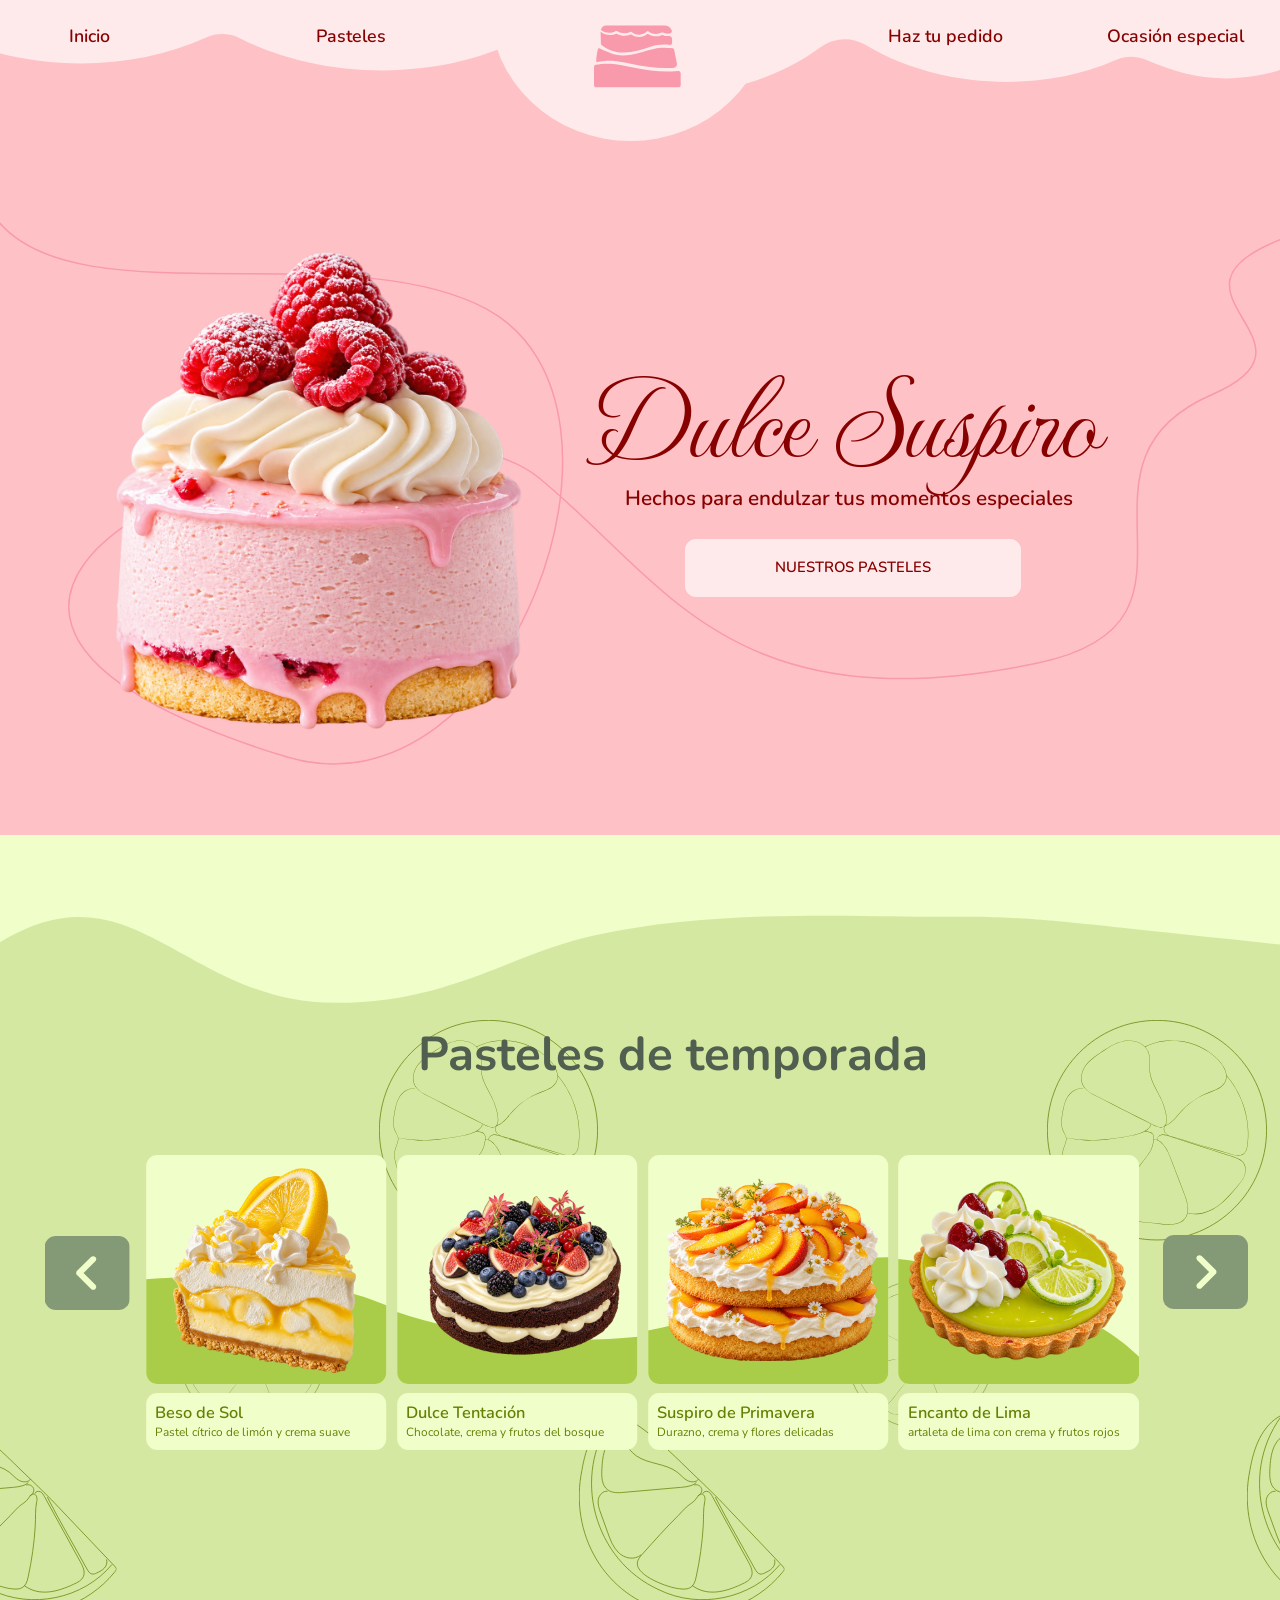
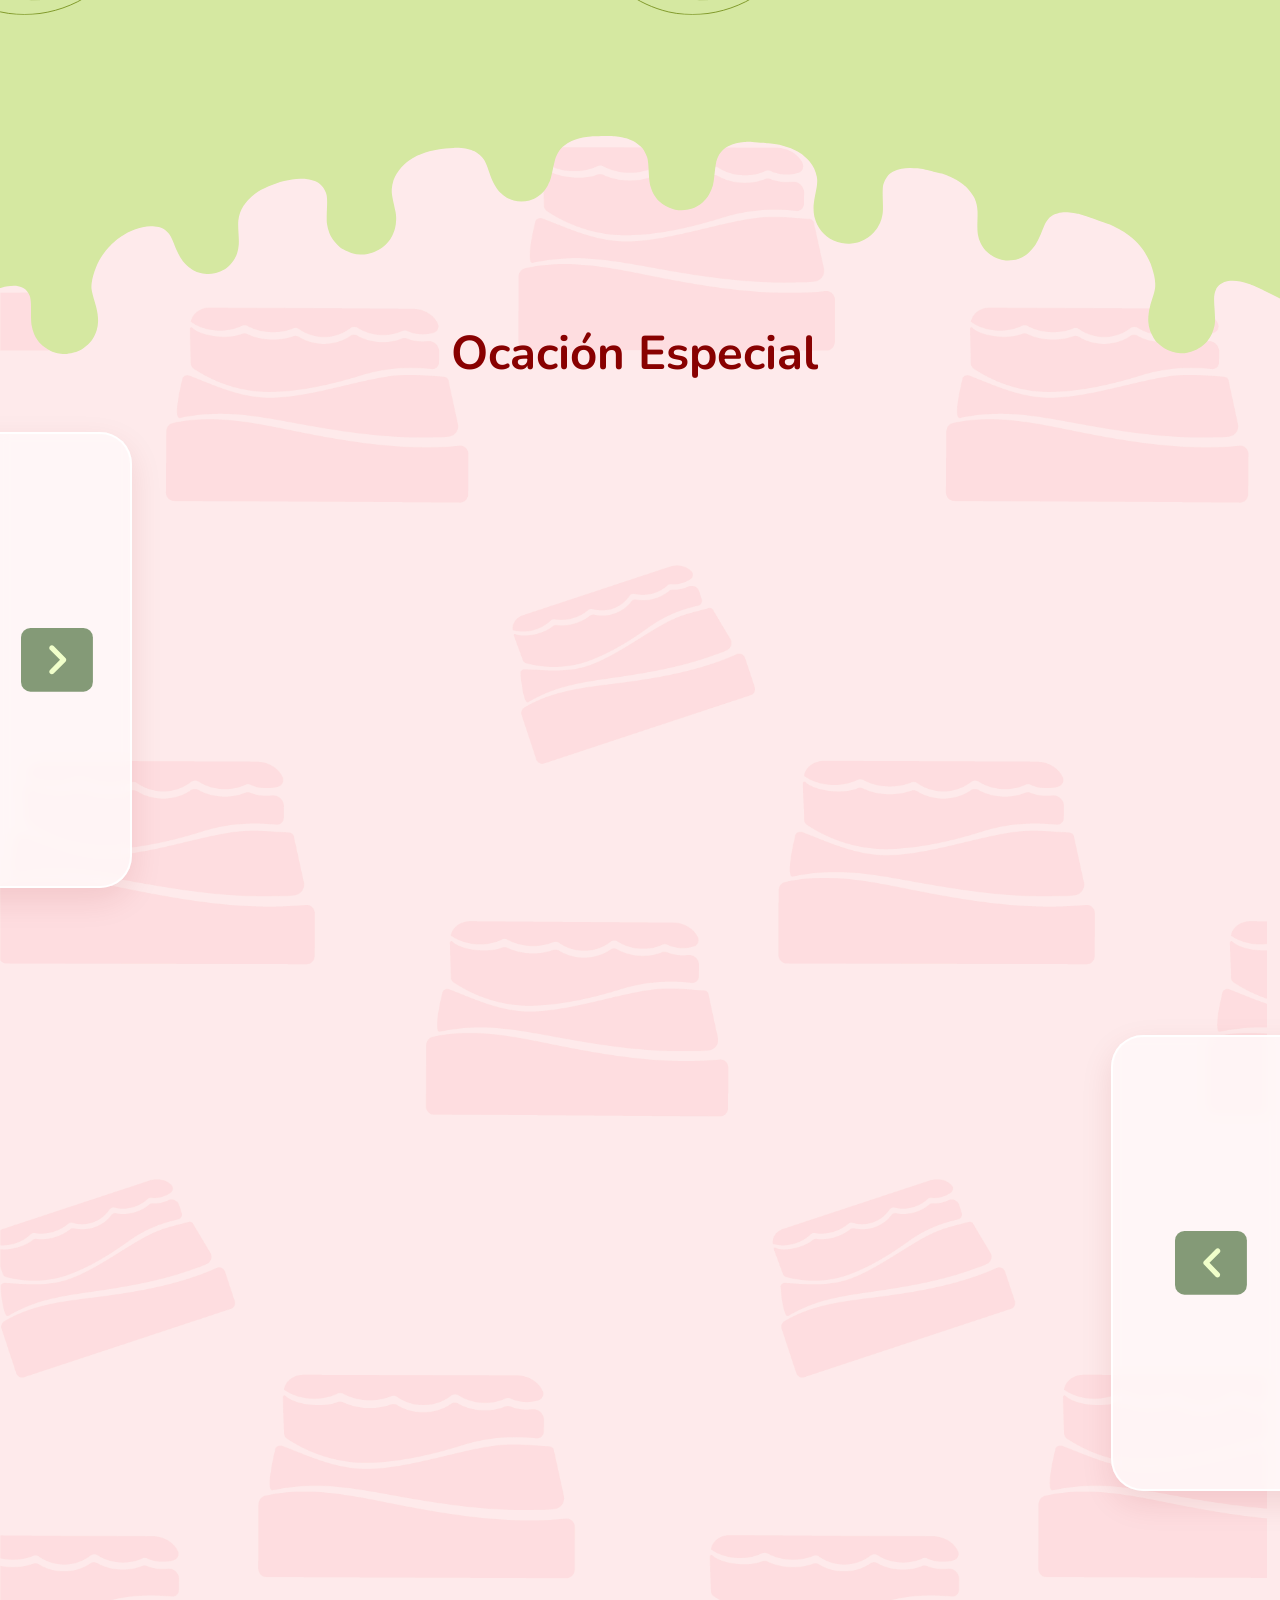
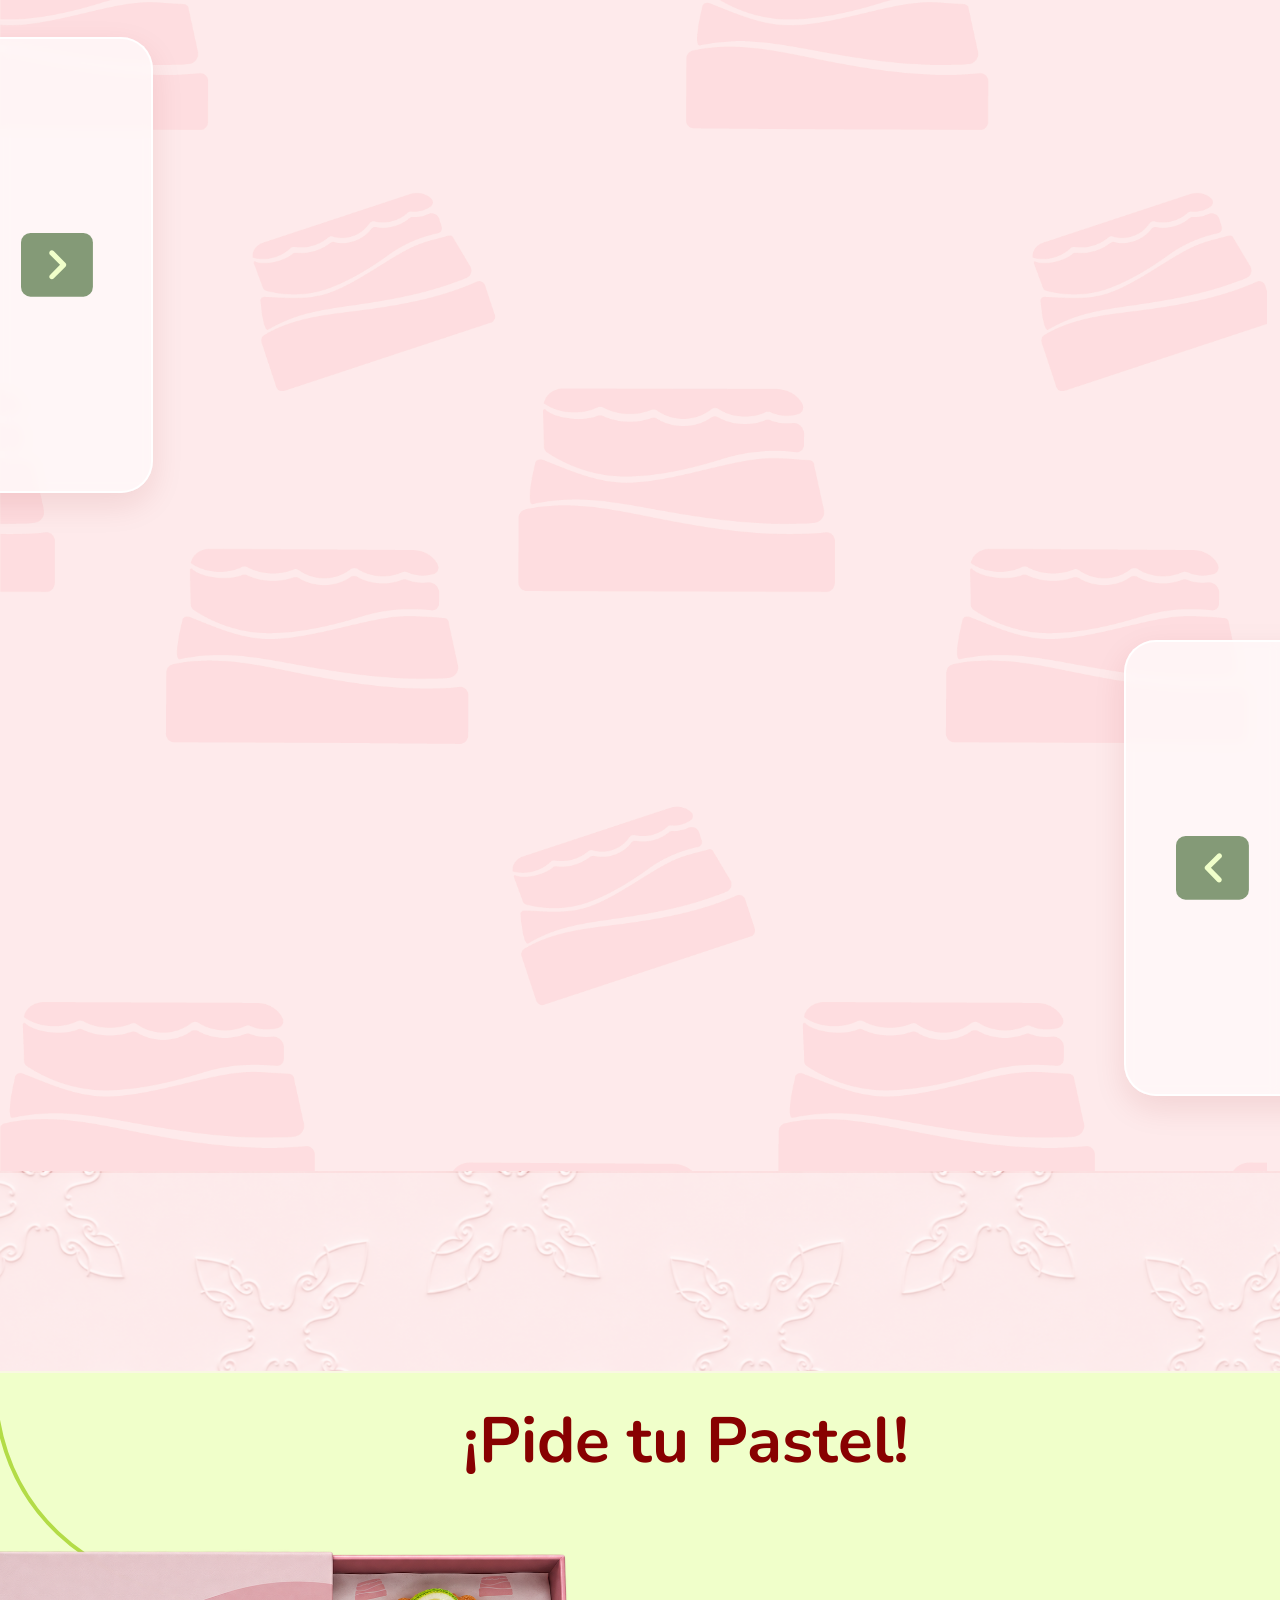
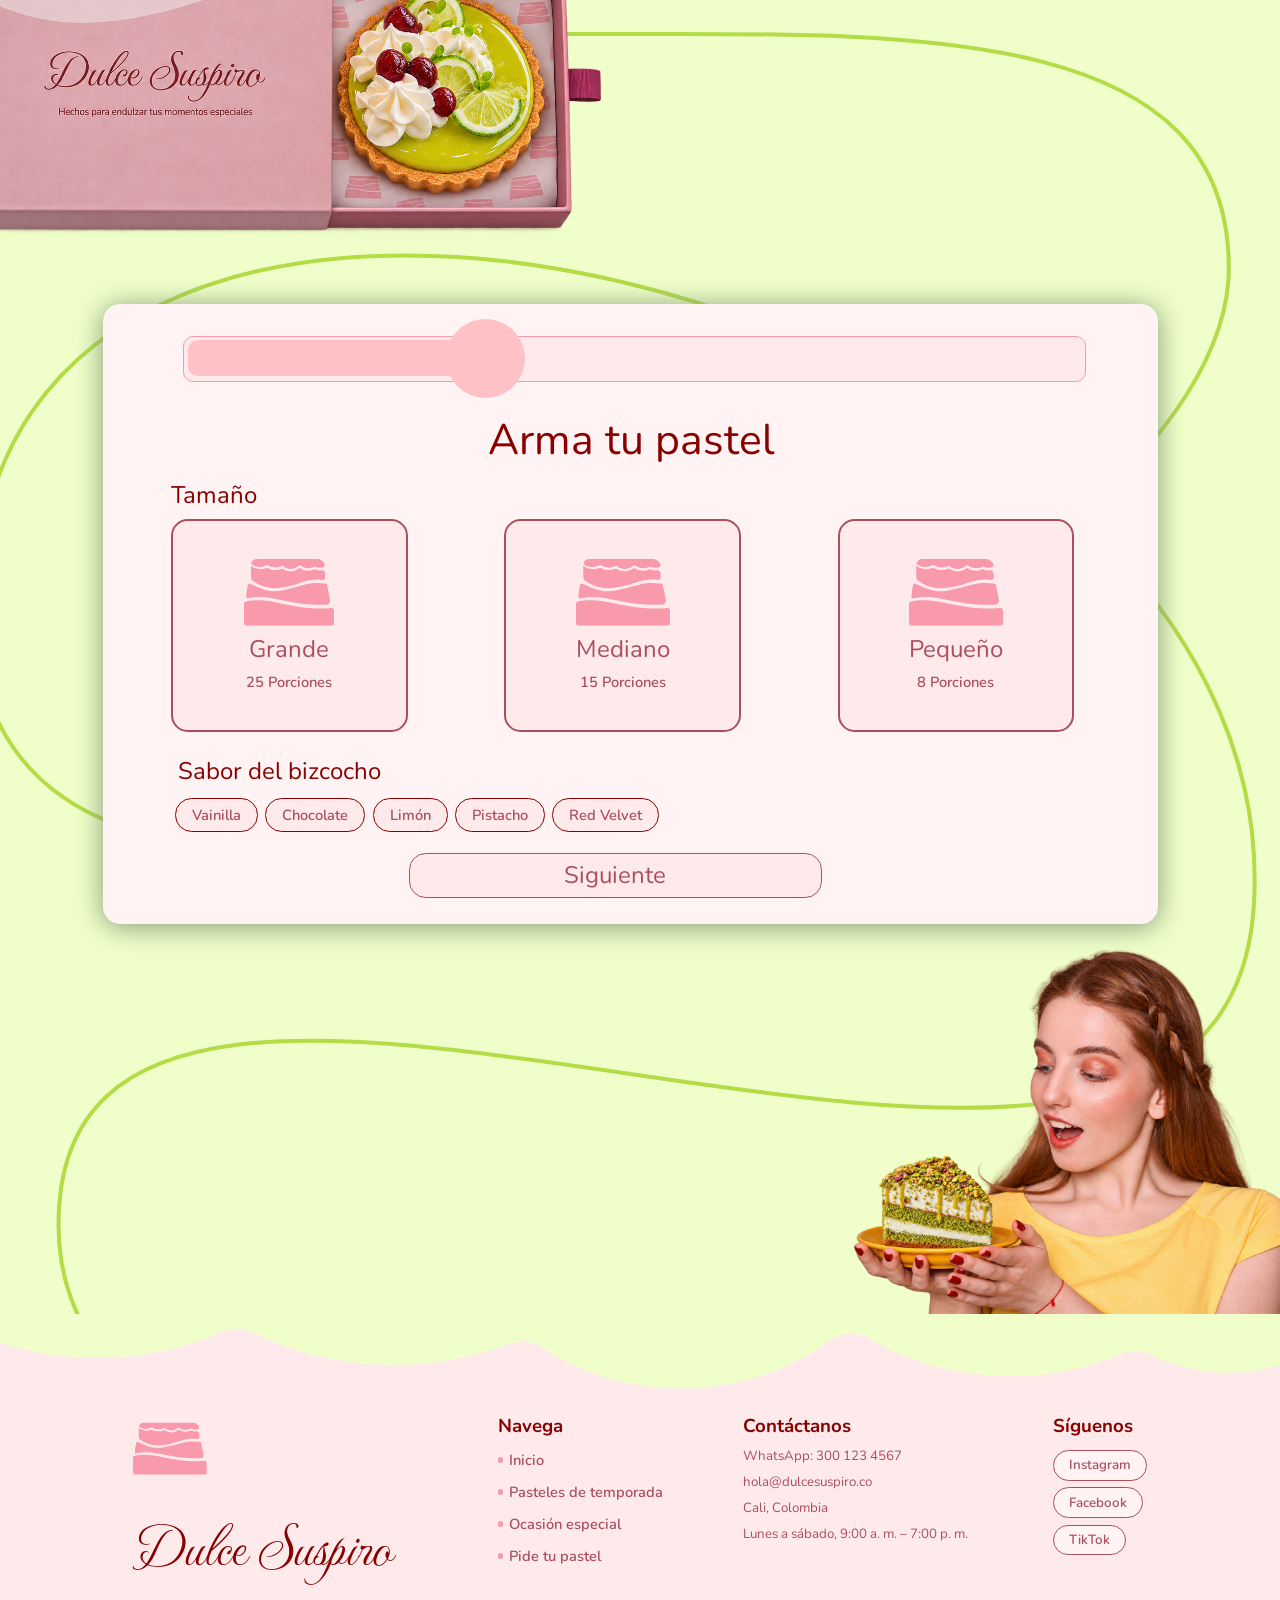
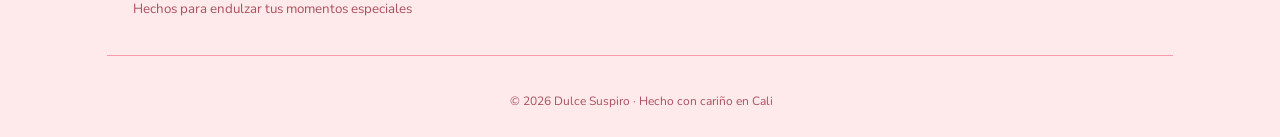
<file: dulce-suspiro-web/index.html>
<!DOCTYPE html>
<html lang="es">
<head>
<meta charset="UTF-8">
<meta name="viewport" content="width=device-width, initial-scale=1">
<title>Dulce Suspiro · Pastelería</title>
<link rel="preconnect" href="https://fonts.googleapis.com">
<link rel="preconnect" href="https://fonts.gstatic.com" crossorigin>
<link href="https://fonts.googleapis.com/css2?family=MonteCarlo&family=Nunito:wght@400;600;700&display=swap" rel="stylesheet">
<link rel="stylesheet" href="estilos.css">
</head>
<body>
<svg width="0" height="0" style="position:absolute" aria-hidden="true"><symbol id="ico-pastel-grande" viewBox="0 0 141 100"><path d="M59.8558 66.9741C49.6031 64.8648 39.3318 62.6189 28.7249 61.9548C21.0261 61.4666 13.0476 61.8767 5.79619 63.6735C4.1744 64.0836 3 65.6656 3 67.521V96.0744C3 98.2423 4.56587 100 6.50456 100H134.495C136.434 100 138 98.2423 138 96.0744V77.4033C138 75.0988 136.229 73.2824 134.179 73.4973C130.73 73.8683 127.244 74.1222 123.795 74.2394C102.153 74.9816 80.6968 71.2513 59.8558 66.9741Z"/><path d="M124.074 7.8162C122.303 3.23128 117.886 0 112.704 0H22.1201C17.7959 0 14.2359 3.23128 13.6768 7.4232C13.8445 7.5542 14.0309 7.6852 14.1986 7.8162C20.424 12.6194 29.5756 13.2308 36.3973 9.3445C37.2361 8.86418 38.2239 8.90784 39.044 9.41C45.0084 13.1653 52.9298 13.6238 59.2856 10.5671C60.1803 10.1305 61.2054 10.1742 62.0069 10.8291C65.3059 13.6238 69.6674 15.1302 73.9729 14.9119C77.9802 14.7154 81.8944 13.0124 84.8393 10.2833C85.8644 9.3445 87.2623 9.23534 88.3433 10.065C93.8977 14.2787 102.024 14.9337 108.138 11.5278C108.883 11.113 109.722 11.1348 110.467 11.5278C113.972 13.4491 118.296 13.7111 122.079 12.4229C123.775 11.8553 124.801 9.69383 124.074 7.8162Z"/><path d="M50.4136 43.8411C63.6843 43.3389 77.2533 39.5836 90.0022 34.8677C100.533 30.9814 110.71 30.13 121.408 31.3744C123.086 31.5709 124.558 30.0208 124.577 28.034L124.633 22.4229C124.67 19.1917 122.303 16.5499 119.563 16.9429C116.432 17.3795 113.133 16.9429 110.374 15.6329C109.629 15.2617 108.809 15.2617 108.044 15.6329C101.875 18.6458 93.6367 18.0345 88.0637 14.2137C87.0759 13.5369 85.8644 13.6242 84.9324 14.4102C81.9689 16.8992 77.9989 18.4275 73.8983 18.6022C69.6114 18.7987 65.25 17.4668 61.9696 15.0434C61.1495 14.4321 60.143 14.4102 59.2297 14.8032C52.8739 17.4887 44.9152 17.0739 38.9508 13.7552C38.1493 13.3186 37.2733 13.2749 36.4532 13.6679C30.5447 16.6154 18.2059 15.2399 14.1054 10.4585C13.7886 10.0873 13.248 10.7423 13.248 11.2663L13.7699 29.1038C13.7699 30.2391 14.2545 31.3308 15.0746 31.9421C25.6428 40.0421 38.0561 44.3214 50.4136 43.8411Z"/><path d="M96.23 37.9042C81.7291 41.201 63.7615 48.1002 48.6828 48.4714C35.2816 48.7989 23.5951 42.3363 11.9459 37.1401C10.4548 36.4851 8.81462 37.5986 8.81462 39.236C8.81462 39.236 5.38511 55.2833 7.04395 58.842C7.17442 59.104 7.32353 59.0604 7.54719 59.2568C15.0027 57.3355 23.1291 56.4841 31.1438 57.0081C41.0409 57.6412 50.6212 59.759 60.1642 61.7458C79.6043 65.7849 99.585 69.3 119.771 68.6014C123.89 68.4485 124.039 68.6887 128.121 68.1429C130.861 67.728 132.669 64.6933 132.072 61.6366L127.823 39.236C127.823 38.0352 126.909 37.0091 125.716 36.9217C112.912 36.0702 108.625 35.0659 96.1928 37.9042H96.23Z"/></symbol><symbol id="ico-pastel-mediano" viewBox="0 0 141 100"><path d="M59.3828 66.9852C48.6744 64.8756 37.9466 62.6292 26.8683 61.9651C18.8273 61.4768 10.4942 61.887 2.92046 63.684C1.22659 64.0943 0 65.6765 0 67.5322V96.0902C0 98.2584 1.63546 100.016 3.66032 100.016H137.34C139.365 100.016 141 98.2584 141 96.0902V77.4161C141 75.1112 139.15 73.2945 137.009 73.5094C133.407 73.8806 129.766 74.1345 126.164 74.2517C103.56 74.994 81.15 71.2631 59.3828 66.9852Z"/><path d="M126.454 7.81746C124.604 3.2318 119.991 0 114.579 0H19.969C15.4526 0 11.7344 3.2318 11.1504 7.4244C11.3256 7.55542 11.5203 7.68644 11.6955 7.81746C18.1975 12.6215 27.7558 13.2329 34.8808 9.34601C35.7568 8.86561 36.7885 8.90928 37.6451 9.41152C43.8745 13.1674 52.148 13.626 58.7863 10.5689C59.7207 10.1321 60.7914 10.1758 61.6285 10.8309C65.0742 13.626 69.6295 15.1327 74.1264 14.9143C78.3118 14.7178 82.3999 13.0145 85.4757 10.285C86.5464 9.34601 88.0064 9.23683 89.1355 10.0666C94.9367 14.2811 103.424 14.9361 109.81 11.5297C110.588 11.1148 111.464 11.1366 112.243 11.5297C115.903 13.4513 120.419 13.7133 124.371 12.425C126.142 11.8572 127.213 9.6954 126.454 7.81746Z"/><path d="M49.5205 43.8479C63.381 43.3457 77.5531 39.5898 90.8685 34.8731C101.867 30.9862 112.496 30.1346 123.671 31.3793C125.423 31.5758 126.96 30.0254 126.98 28.0383L127.038 22.4263C127.077 19.1945 124.605 16.5523 121.743 16.9454C118.473 17.3821 115.027 16.9454 112.146 15.6352C111.367 15.264 110.511 15.264 109.713 15.6352C103.269 18.6486 94.6646 18.0372 88.844 14.2158C87.8122 13.5389 86.5468 13.6262 85.5735 14.4124C82.4782 16.9017 78.3317 18.4303 74.049 18.605C69.5716 18.8015 65.0163 17.4695 61.5901 15.0456C60.7335 14.4342 59.6823 14.4124 58.7284 14.8054C52.0901 17.4913 43.7777 17.0764 37.5482 13.7573C36.7111 13.3205 35.7962 13.2769 34.9396 13.6699C28.7686 16.6178 15.8814 15.2421 11.5986 10.46C11.2677 10.0887 10.7031 10.7438 10.7031 11.2679L11.2482 29.1083C11.2482 30.2438 11.7543 31.3356 12.6109 31.9471C23.6487 40.0484 36.6138 44.3283 49.5205 43.8479Z"/><path d="M97.3732 37.9104C82.2278 41.2077 63.4616 48.108 47.7127 48.4792C33.7159 48.8068 21.51 42.3432 9.34311 37.1461C7.78574 36.491 6.07264 37.6047 6.07264 39.2424C6.07264 39.2424 2.4907 55.2922 4.22327 58.8516C4.35954 59.1136 4.51527 59.0699 4.74888 59.2665C12.5357 57.3448 21.0233 56.4932 29.3942 57.0173C39.7312 57.6506 49.7373 59.7687 59.7044 61.7558C80.0086 65.7956 100.877 69.3112 121.96 68.6125C126.262 68.4596 126.418 68.6998 130.681 68.1539C133.543 67.739 135.431 64.7037 134.808 61.6466L130.37 39.2424C130.37 38.0414 129.416 37.0151 128.17 36.9277C114.796 36.0761 110.319 35.0716 97.3343 37.9104H97.3732Z"/></symbol></svg>

<!-- ================= ESCRITORIO 1920 ================= -->
<div class="escritorio" id="escritorio">
  <header class="header-escritorio">
    <img class="onda" src="img/onda-header.svg" alt="">
    <span class="circulo-logo"></span>
    <nav>
      <a class="pestana p-inicio" href="#inicio" data-destino="inicio">Inicio</a>
      <a class="pestana p-pasteles" href="#pasteles" data-destino="pasteles">Pasteles</a>
      <a class="pestana p-pedido" href="#pide" data-destino="pide">Haz tu pedido</a>
      <a class="pestana p-ocasion" href="#ocasion" data-destino="ocasion">Ocasión especial</a>
    </nav>
    <a class="logo" href="#inicio" data-destino="inicio"><img src="img/logo.svg" alt="Dulce Suspiro"></a>
  </header>

  <main class="lienzo">
    <span class="ancla" data-ancla="inicio" style="top:0"></span>
    <span class="ancla" data-ancla="pasteles" style="top:1252px"></span>
    <span class="ancla" data-ancla="ocasion" style="top:2428px"></span>
    <span class="ancla" data-ancla="pide" style="top:7516px"></span>

    <div class="fondo-verde-pedido"></div>
    <img class="trazo-pedido" src="img/trazo-pedido.svg" alt="">

    <!-- INICIO -->
    <div class="fondo-inicio"></div>
    <img class="trazo-inicio" src="img/trazo-inicio.svg" alt="">
    <div class="recorte pastel-inicio"><img src="img/inicio-pastel.png" alt="Pastel de frambuesa con crema blanca" style="width:700.0px;height:875.2px;left:0.0px;top:-62.7px"></div>
    <h1 class="titulo-inicio">Dulce Suspiro</h1>
    <p class="bajada-inicio">Hechos para endulzar tus momentos especiales</p>
    <a class="boton-principal" href="#pasteles" data-destino="pasteles">NUESTROS PASTELES</a>

    <!-- OCASIÓN ESPECIAL -->
    <section class="ocasion-especial">
      <div class="fondo-rosa"></div>
      <img class="patron" src="img/patron.png" alt="">
      <img class="chorreado" src="img/chorreado.svg" alt="">
      <h2 class="titulo-ocasion">Ocación Especial </h2>
      <div class="fila-ocasion fila-granada"><div class="tarjeta-ocasion cerrada"><div class="texto"><h3>Tarta pasión Granada</h3><p>Un encuentro de sabores delicados, frutas frescas y flores que convierte cualquier celebración en un recuerdo inolvidable</p></div><img class="imagen-pastel" src="img/ocasion-granada.png" alt="Tarta pasión Granada"><button class="flecha-ocasion" aria-label="Abrir Tarta pasión Granada"><img src="img/flecha-ocasion-derecha.svg" alt=""></button></div></div><div class="fila-ocasion fila-destello"><div class="tarjeta-ocasion cerrada"><div class="texto"><h3>Destello Dorado</h3><p>Un pequeño detalle lleno de color y alegría, pensado para iluminar el día de alguien especial y celebrar los momentos felices.</p></div><div class="recorte imagen-pastel"><img src="img/ocasion-destello-dorado.png" alt="Destello Dorado" style="width:710.7px;height:711.0px;left:1.0px;top:0.0px"></div><button class="flecha-ocasion" aria-label="Abrir Destello Dorado"><img src="img/flecha-ocasion-izquierda.svg" alt=""></button></div></div><div class="fila-ocasion fila-amor"><div class="tarjeta-ocasion cerrada"><div class="texto"><h3>Amor Cítrico</h3><p>Suaves tonos rosados, notas cítricas y flores delicadas se reúnen en un pastel que invita a compartir cariño en cada ocasión</p></div><img class="imagen-pastel" src="img/ocasion-amor-citrico.png" alt="Amor Cítrico"><button class="flecha-ocasion" aria-label="Abrir Amor Cítrico"><img src="img/flecha-ocasion-derecha.svg" alt=""></button></div></div><div class="fila-ocasion fila-flores"><div class="tarjeta-ocasion cerrada"><div class="texto"><h3>Flores de Vainilla</h3><p>Un pastel de delicada elegancia, adornado con flores y detalles suaves para acompañar esos momentos que merecen guardarse en el corazón.</p></div><img class="imagen-pastel" src="img/ocasion-flores-vainilla.png" alt="Flores de Vainilla"><button class="flecha-ocasion" aria-label="Abrir Flores de Vainilla"><img src="img/flecha-ocasion-izquierda.svg" alt=""></button></div></div>
    </section>

    <!-- PASTELES DE TEMPORADA -->
    <section class="carrusel" data-carrusel="escritorio">
      <div class="fondo"></div>
      <img class="onda-superior" src="img/onda-temporada.svg" alt="">
      <div class="limones"><div class="limones-arte"><img class="limon limon-a" src="img/limon-a.svg" alt="" style="left:67px;top:278px"><img class="limon limon-b-girado" src="img/limon-b.svg" alt="" style="left:579.1px;top:133.6px"><img class="limon limon-b" src="img/limon-b.svg" alt="" style="left:368px;top:869px"><img class="limon limon-a-peq" src="img/limon-a.svg" alt="" style="left:768px;top:668px"><img class="limon limon-a" src="img/limon-a.svg" alt="" style="left:1069px;top:278px"><img class="limon limon-b" src="img/limon-b.svg" alt="" style="left:1370px;top:869px"><img class="limon limon-a-peq" src="img/limon-a.svg" alt="" style="left:1771px;top:668px"><img class="limon limon-a" src="img/limon-a.svg" alt="" style="left:2071px;top:278px"><img class="limon limon-b" src="img/limon-b.svg" alt="" style="left:2372px;top:869px"><img class="limon limon-a-peq" src="img/limon-a.svg" alt="" style="left:2773px;top:668px"><img class="limon limon-a" src="img/limon-a.svg" alt="" style="left:3074px;top:278px"><img class="limon limon-b-girado" src="img/limon-b.svg" alt="" style="left:3586.1px;top:133.6px"><img class="limon limon-b" src="img/limon-b.svg" alt="" style="left:3374px;top:869px"><img class="limon limon-a-peq" src="img/limon-a.svg" alt="" style="left:3775px;top:668px"><img class="limon limon-a" src="img/limon-a.svg" alt="" style="left:4076px;top:278px"><img class="limon limon-b-girado" src="img/limon-b.svg" alt="" style="left:4588.1px;top:133.6px"><img class="limon limon-b" src="img/limon-b.svg" alt="" style="left:4377px;top:869px"><img class="limon limon-a-peq" src="img/limon-a.svg" alt="" style="left:4778px;top:668px"></div></div>
      <h2 class="titulo-carrusel">Pasteles de temporada</h2>
      <div class="ventana"><div class="pista"><article class="tarjeta-temporada" aria-hidden="true"><div class="imagen-tarjeta"><span class="fondo-onda"><img src="img/onda-tarjeta.svg" alt="" style="left:-36px;top:156px"></span><div class="recorte foto" style="left:12px;top:40px;width:337px;height:263px"><img src="img/temporada-5.png" alt="Caricia de Caramelo" style="width:350.3px;height:263.3px;left:2.2px;top:-0.1px"></div></div><div class="contenedor"><p><strong>Caricia de Caramelo</strong><br><span>Cheesecake, banano y frutos secos</span></p></div></article><article class="tarjeta-temporada" aria-hidden="true"><div class="imagen-tarjeta"><span class="fondo-onda"><img src="img/onda-tarjeta.svg" alt="" style="left:-428px;top:153px"></span><img class="foto" src="img/temporada-6.png" alt="Suspiro de Pistacho" style="left:14px;top:24px;width:332px;height:295px;object-fit:cover"></div><div class="contenedor"><p><strong>Suspiro de Pistacho</strong><br><span>Pastel de pistacho con capas de crema</span></p></div></article><article class="tarjeta-temporada" aria-hidden="true"><div class="imagen-tarjeta"><span class="fondo-onda"><img src="img/onda-tarjeta.svg" alt="" style="left:-854px;top:153px"></span><div class="recorte foto" style="left:10px;top:34px;width:342px;height:275px"><img src="img/temporada-7.png" alt="Abrazo de Matcha" style="width:366.9px;height:275.0px;left:-12.4px;top:0.0px"></div></div><div class="contenedor"><p><strong>Abrazo de Matcha</strong><br><span>Postre de matcha con frutos rojos</span></p></div></article><article class="tarjeta-temporada" aria-hidden="true"><div class="imagen-tarjeta"><span class="fondo-onda"><img src="img/onda-tarjeta.svg" alt="" style="left:-1265px;top:153px"></span><img class="foto" src="img/temporada-8.png" alt="Explosión de Uva" style="left:19px;top:35px;width:322px;height:273px;object-fit:cover"></div><div class="contenedor"><p><strong>Explosión de Uva</strong><br><span>Tartaleta de uvas verdes con crema </span></p></div></article><article class="tarjeta-temporada"><div class="imagen-tarjeta"><span class="fondo-onda"><img src="img/onda-tarjeta.svg" alt="" style="left:-36px;top:156px"></span><img class="foto" src="img/temporada-1.png" alt="Beso de Sol" style="left:37px;top:13px;width:286px;height:317px;object-fit:cover"></div><div class="contenedor"><p><strong>Beso de Sol</strong><br><span>Pastel cítrico de limón y crema suave</span></p></div></article><article class="tarjeta-temporada"><div class="imagen-tarjeta"><span class="fondo-onda"><img src="img/onda-tarjeta.svg" alt="" style="left:-428px;top:153px"></span><div class="recorte foto" style="left:11px;top:42px;width:339px;height:259px"><img src="img/temporada-2.png" alt="Dulce Tentación" style="width:389.2px;height:259.0px;left:-15.7px;top:0.0px"></div></div><div class="contenedor"><p><strong>Dulce Tentación</strong><br><span>Chocolate, crema y frutos del bosque</span></p></div></article><article class="tarjeta-temporada"><div class="imagen-tarjeta"><span class="fondo-onda"><img src="img/onda-tarjeta.svg" alt="" style="left:-854px;top:153px"></span><div class="recorte foto" style="left:12px;top:34px;width:337px;height:275px"><img src="img/temporada-3.png" alt="Suspiro de Primavera" style="width:367.0px;height:275.6px;left:-15.6px;top:-0.3px"></div></div><div class="contenedor"><p><strong>Suspiro de Primavera</strong><br><span>Durazno, crema y flores delicadas</span></p></div></article><article class="tarjeta-temporada"><div class="imagen-tarjeta"><span class="fondo-onda"><img src="img/onda-tarjeta.svg" alt="" style="left:-1265px;top:153px"></span><div class="recorte foto" style="left:9px;top:34px;width:342px;height:275px"><img src="img/temporada-4.png" alt="Encanto de Lima" style="width:413.3px;height:275.4px;left:-37.9px;top:-0.2px"></div></div><div class="contenedor"><p><strong>Encanto de Lima</strong><br><span>artaleta de lima con crema y frutos rojos</span></p></div></article><article class="tarjeta-temporada"><div class="imagen-tarjeta"><span class="fondo-onda"><img src="img/onda-tarjeta.svg" alt="" style="left:-36px;top:156px"></span><div class="recorte foto" style="left:12px;top:40px;width:337px;height:263px"><img src="img/temporada-5.png" alt="Caricia de Caramelo" style="width:350.3px;height:263.3px;left:2.2px;top:-0.1px"></div></div><div class="contenedor"><p><strong>Caricia de Caramelo</strong><br><span>Cheesecake, banano y frutos secos</span></p></div></article><article class="tarjeta-temporada"><div class="imagen-tarjeta"><span class="fondo-onda"><img src="img/onda-tarjeta.svg" alt="" style="left:-428px;top:153px"></span><img class="foto" src="img/temporada-6.png" alt="Suspiro de Pistacho" style="left:14px;top:24px;width:332px;height:295px;object-fit:cover"></div><div class="contenedor"><p><strong>Suspiro de Pistacho</strong><br><span>Pastel de pistacho con capas de crema</span></p></div></article><article class="tarjeta-temporada"><div class="imagen-tarjeta"><span class="fondo-onda"><img src="img/onda-tarjeta.svg" alt="" style="left:-854px;top:153px"></span><div class="recorte foto" style="left:10px;top:34px;width:342px;height:275px"><img src="img/temporada-7.png" alt="Abrazo de Matcha" style="width:366.9px;height:275.0px;left:-12.4px;top:0.0px"></div></div><div class="contenedor"><p><strong>Abrazo de Matcha</strong><br><span>Postre de matcha con frutos rojos</span></p></div></article><article class="tarjeta-temporada"><div class="imagen-tarjeta"><span class="fondo-onda"><img src="img/onda-tarjeta.svg" alt="" style="left:-1265px;top:153px"></span><img class="foto" src="img/temporada-8.png" alt="Explosión de Uva" style="left:19px;top:35px;width:322px;height:273px;object-fit:cover"></div><div class="contenedor"><p><strong>Explosión de Uva</strong><br><span>Tartaleta de uvas verdes con crema </span></p></div></article><article class="tarjeta-temporada" aria-hidden="true"><div class="imagen-tarjeta"><span class="fondo-onda"><img src="img/onda-tarjeta.svg" alt="" style="left:-36px;top:156px"></span><img class="foto" src="img/temporada-1.png" alt="Beso de Sol" style="left:37px;top:13px;width:286px;height:317px;object-fit:cover"></div><div class="contenedor"><p><strong>Beso de Sol</strong><br><span>Pastel cítrico de limón y crema suave</span></p></div></article><article class="tarjeta-temporada" aria-hidden="true"><div class="imagen-tarjeta"><span class="fondo-onda"><img src="img/onda-tarjeta.svg" alt="" style="left:-428px;top:153px"></span><div class="recorte foto" style="left:11px;top:42px;width:339px;height:259px"><img src="img/temporada-2.png" alt="Dulce Tentación" style="width:389.2px;height:259.0px;left:-15.7px;top:0.0px"></div></div><div class="contenedor"><p><strong>Dulce Tentación</strong><br><span>Chocolate, crema y frutos del bosque</span></p></div></article><article class="tarjeta-temporada" aria-hidden="true"><div class="imagen-tarjeta"><span class="fondo-onda"><img src="img/onda-tarjeta.svg" alt="" style="left:-854px;top:153px"></span><div class="recorte foto" style="left:12px;top:34px;width:337px;height:275px"><img src="img/temporada-3.png" alt="Suspiro de Primavera" style="width:367.0px;height:275.6px;left:-15.6px;top:-0.3px"></div></div><div class="contenedor"><p><strong>Suspiro de Primavera</strong><br><span>Durazno, crema y flores delicadas</span></p></div></article><article class="tarjeta-temporada" aria-hidden="true"><div class="imagen-tarjeta"><span class="fondo-onda"><img src="img/onda-tarjeta.svg" alt="" style="left:-1265px;top:153px"></span><div class="recorte foto" style="left:9px;top:34px;width:342px;height:275px"><img src="img/temporada-4.png" alt="Encanto de Lima" style="width:413.3px;height:275.4px;left:-37.9px;top:-0.2px"></div></div><div class="contenedor"><p><strong>Encanto de Lima</strong><br><span>artaleta de lima con crema y frutos rojos</span></p></div></article></div></div>
      <button class="flecha flecha-derecha" aria-label="Siguiente"><img src="img/flecha.svg" alt=""></button>
      <button class="flecha flecha-izquierda" aria-label="Anterior"><img src="img/flecha.svg" alt=""></button>
    </section>

    <!-- PIDE TU PASTEL -->
    <div class="recorte banda"><img src="img/banda.png" alt="" style="width:1957.2px;height:1102.5px;left:0.0px;top:0.0px"></div>
    <div class="velo-banda"></div>
    <div class="recorte caja"><img src="img/caja.png" alt="Caja de Dulce Suspiro con tarta de lima" style="width:1108.0px;height:830.3px;left:0.0px;top:-156.1px"></div>
    <h2 class="titulo-pide">¡Pide tu Pastel!</h2>
    <div class="contenedor-formulario"><form class="formulario formulario-esc" data-paso="1" onsubmit="return false">
  <div class="paso paso-1">
    <div class="barra-progreso paso-1"><span class="riel"></span><span class="avance"></span><span class="indicador"></span></div>
    <h3 class="titulo">Arma tu pastel</h3>
    <p class="etiqueta-grupo e-tamano">Tamaño</p>
    <div class="opciones-tamano"><button type="button" class="tarjeta-tamano" data-grupo="tamano" data-valor="Grande (25 porciones)"><svg class="icono" viewBox="0 0 141 100" aria-hidden="true"><use href="#ico-pastel-grande"/></svg><span class="textos"><span class="nombre">Grande</span><span class="porciones">25 Porciones</span></span><span class="etiqueta-elegido">Elegido</span></button><button type="button" class="tarjeta-tamano" data-grupo="tamano" data-valor="Mediano (15 porciones)"><svg class="icono" viewBox="0 0 141 100" aria-hidden="true"><use href="#ico-pastel-mediano"/></svg><span class="textos"><span class="nombre">Mediano</span><span class="porciones">15 Porciones</span></span><span class="etiqueta-elegido">Elegido</span></button><button type="button" class="tarjeta-tamano" data-grupo="tamano" data-valor="Pequeño (8 porciones)"><svg class="icono" viewBox="0 0 141 100" aria-hidden="true"><use href="#ico-pastel-mediano"/></svg><span class="textos"><span class="nombre">Pequeño</span><span class="porciones">8 Porciones</span></span><span class="etiqueta-elegido">Elegido</span></button></div>
    <p class="etiqueta-grupo e-sabor">Sabor del bizcocho</p>
    <div class="opciones-chips o-sabor"><button type="button" class="chip" data-grupo="sabor">Vainilla</button><button type="button" class="chip" data-grupo="sabor">Chocolate</button><button type="button" class="chip" data-grupo="sabor">Limón</button><button type="button" class="chip" data-grupo="sabor">Pistacho</button><button type="button" class="chip" data-grupo="sabor">Red Velvet</button></div>
    <div class="botones b-paso1"><button type="button" class="boton-paso siguiente">Siguiente</button></div>
  </div>
  <div class="paso paso-2">
    <div class="barra-progreso paso-2"><span class="riel"></span><span class="avance"></span><span class="indicador"></span></div>
    <h3 class="titulo">Decóralo a tu gusto</h3>
    <p class="etiqueta-grupo e-relleno">Relleno</p>
    <div class="opciones-chips o-relleno"><button type="button" class="chip" data-grupo="relleno">Arequipe</button><button type="button" class="chip" data-grupo="relleno">Frutos rojos</button><button type="button" class="chip" data-grupo="relleno">Crema de limón</button><button type="button" class="chip" data-grupo="relleno">Ganache de chocolate</button><button type="button" class="chip" data-grupo="relleno">Crema de queso</button></div>
    <p class="etiqueta-grupo e-decoracion">Decoración</p>
    <div class="opciones-chips o-decoracion"><button type="button" class="chip" data-grupo="decoracion">Flores naturales</button><button type="button" class="chip" data-grupo="decoracion">Frutas frescas</button><button type="button" class="chip" data-grupo="decoracion">Chispas de colores</button><button type="button" class="chip" data-grupo="decoracion">Sencilla y elegante</button></div>
    <p class="etiqueta-grupo e-mensaje">Mensaje en el pastel</p>
    <label class="campo c-mensaje"><span class="etiqueta">Escríbelo como quieres que aparezca (opcional)</span><input type="text" placeholder="Ej: ¡Feliz cumpleaños, Sofi!"></label>
    <div class="botones b-paso2"><button type="button" class="boton-paso atras">Atrás</button><button type="button" class="boton-paso siguiente">Siguiente</button></div>
  </div>
  <div class="paso paso-3">
    <div class="barra-progreso paso-3"><span class="riel"></span><span class="avance"></span><span class="indicador"></span></div>
    <h3 class="titulo">Tus datos de entrega</h3>
    <label class="campo c-nombre"><span class="etiqueta">Nombre</span><input type="text" placeholder="Escribe tu nombre"></label>
    <label class="campo c-telefono"><span class="etiqueta">Teléfono o WhatsApp</span><input type="tel" placeholder="300 123 4567"></label>
    <label class="campo c-fecha"><span class="etiqueta">Fecha de entrega</span><input type="text" placeholder="dd / mm / aaaa"></label>
    <label class="campo c-direccion"><span class="etiqueta">Dirección</span><input type="text" placeholder="Calle, número y barrio"></label>
    <label class="campo c-notas"><span class="etiqueta">Notas adicionales</span><input type="text" placeholder="Alergias, hora preferida, indicaciones…"></label>
    <div class="resumen-pedido"><p class="titulo-resumen">Tu pastel</p><p class="detalle-resumen">Grande (25 porciones) · Vainilla · Arequipe · Flores naturales</p></div>
    <div class="botones b-paso3"><button type="button" class="boton-paso atras">Atrás</button><button type="button" class="boton-paso enviar">Enviar pedido</button></div>
  </div>
  <div class="paso paso-enviado">
    <img class="ilustracion-hada" src="img/hada.png" alt="Hada con un pastel">
    <h3 class="titulo">¡Gracias! Tu pastel ya está en el horno</h3>
    <p class="bajada">Te escribiremos por WhatsApp en menos de 24 horas para confirmar tu pedido y la entrega.</p>
    <button type="button" class="boton-paso otro-pedido">Hacer otro pedido</button>
  </div>
</form></div>
    <img class="mujer" src="img/mujer.png" alt="Mujer presentando tarta de pistacho">

    <footer class="pie-de-pagina pie-esc">
  <img class="onda-superior" src="img/onda-footer.svg" alt="">
  <div class="contenido">
    <div class="marca">
      <img class="logo" src="img/logo.svg" alt="Logo Dulce Suspiro">
      <p class="nombre">Dulce Suspiro</p>
      <p class="lema">Hechos para endulzar tus momentos especiales</p>
    </div>
    <nav class="navegacion">
      <h4>Navega</h4>
      <a class="enlace-pie" href="#inicio" data-destino="inicio">Inicio</a>
      <a class="enlace-pie" href="#pasteles" data-destino="pasteles">Pasteles de temporada</a>
      <a class="enlace-pie" href="#ocasion" data-destino="ocasion">Ocasión especial</a>
      <a class="enlace-pie" href="#pide" data-destino="pide">Pide tu pastel</a>
    </nav>
    <div class="contacto">
      <h4>Contáctanos</h4>
      <p>WhatsApp: 300 123 4567</p>
      <p>hola@dulcesuspiro.co</p>
      <p>Cali, Colombia</p>
      <p>Lunes a sábado, 9:00 a. m. – 7:00 p. m.</p>
    </div>
    <div class="redes">
      <h4>Síguenos</h4>
      <div class="redes-sociales">
        <a class="red-social" href="#">Instagram</a>
        <a class="red-social" href="#">Facebook</a>
        <a class="red-social" href="#">TikTok</a>
      </div>
    </div>
  </div>
  <span class="linea"></span>
  <p class="derechos">© 2026 Dulce Suspiro · Hecho con cariño en Cali</p>
</footer>
  </main>
</div>

<!-- ================= MÓVIL 430 (iPhone 16 Plus) ================= -->
<div class="movil" id="movil">
  <header class="header-movil">
    <img class="onda" src="img/onda-header.svg" alt="">
    <span class="circulo-logo"></span>
    <a class="logo" href="#inicio" data-destino="inicio"><img src="img/logo.svg" alt="Dulce Suspiro"></a>
    <a class="pestana p-inicio" href="#inicio" data-destino="inicio">Inicio</a>
    <a class="pestana p-pasteles" href="#pasteles" data-destino="pasteles">Pasteles</a>
    <a class="pestana p-pedido" href="#pide" data-destino="pide">Pedido</a>
    <a class="pestana p-ocasion" href="#ocasion" data-destino="ocasion">Ocasión</a>
  </header>

  <main>
    <section class="m-inicio" data-ancla="inicio">
      <img class="trazo" src="img/m-trazo-inicio.svg" alt="">
      <h1 class="titulo">Dulce Suspiro</h1>
      <p class="bajada">Hechos para endulzar tus momentos especiales</p>
      <a class="boton-principal" href="#pasteles" data-destino="pasteles">NUESTROS PASTELES</a>
      <div class="recorte pastel"><img src="img/inicio-pastel.png" alt="Pastel de frambuesa con crema blanca" style="width:333.0px;height:416.2px;left:0.0px;top:-29.8px"></div>
    </section>

    <section class="m-temporada carrusel" data-carrusel="movil" data-ancla="pasteles">
      <img class="onda-superior" src="img/m-onda-temporada.svg" alt="">
      <div class="limones"><div class="limones-arte"><img class="limon limon-a" src="img/limon-a.svg" alt="" style="left:67px;top:278px"><img class="limon limon-b-girado" src="img/limon-b.svg" alt="" style="left:579.1px;top:133.6px"><img class="limon limon-b" src="img/limon-b.svg" alt="" style="left:368px;top:869px"><img class="limon limon-a-peq" src="img/limon-a.svg" alt="" style="left:768px;top:668px"><img class="limon limon-a" src="img/limon-a.svg" alt="" style="left:1069px;top:278px"><img class="limon limon-b" src="img/limon-b.svg" alt="" style="left:1370px;top:869px"><img class="limon limon-a-peq" src="img/limon-a.svg" alt="" style="left:1771px;top:668px"><img class="limon limon-a" src="img/limon-a.svg" alt="" style="left:2071px;top:278px"><img class="limon limon-b" src="img/limon-b.svg" alt="" style="left:2372px;top:869px"><img class="limon limon-a-peq" src="img/limon-a.svg" alt="" style="left:2773px;top:668px"><img class="limon limon-a" src="img/limon-a.svg" alt="" style="left:3074px;top:278px"><img class="limon limon-b-girado" src="img/limon-b.svg" alt="" style="left:3586.1px;top:133.6px"><img class="limon limon-b" src="img/limon-b.svg" alt="" style="left:3374px;top:869px"><img class="limon limon-a-peq" src="img/limon-a.svg" alt="" style="left:3775px;top:668px"><img class="limon limon-a" src="img/limon-a.svg" alt="" style="left:4076px;top:278px"><img class="limon limon-b-girado" src="img/limon-b.svg" alt="" style="left:4588.1px;top:133.6px"><img class="limon limon-b" src="img/limon-b.svg" alt="" style="left:4377px;top:869px"><img class="limon limon-a-peq" src="img/limon-a.svg" alt="" style="left:4778px;top:668px"></div></div>
      <h2 class="titulo">Pasteles de temporada</h2>
      <div class="ventana"><div class="pista"><article class="tarjeta-temporada"><div class="imagen-tarjeta"><span class="fondo-onda"><img src="img/onda-tarjeta.svg" alt="" style="left:-36px;top:156px"></span><img class="foto" src="img/temporada-1.png" alt="Beso de Sol" style="left:37px;top:13px;width:286px;height:317px;object-fit:cover"></div><div class="contenedor"><p><strong>Beso de Sol</strong><br><span>Pastel cítrico de limón y crema suave</span></p></div></article><article class="tarjeta-temporada"><div class="imagen-tarjeta"><span class="fondo-onda"><img src="img/onda-tarjeta.svg" alt="" style="left:-428px;top:153px"></span><div class="recorte foto" style="left:11px;top:42px;width:339px;height:259px"><img src="img/temporada-2.png" alt="Dulce Tentación" style="width:389.2px;height:259.0px;left:-15.7px;top:0.0px"></div></div><div class="contenedor"><p><strong>Dulce Tentación</strong><br><span>Chocolate, crema y frutos del bosque</span></p></div></article><article class="tarjeta-temporada"><div class="imagen-tarjeta"><span class="fondo-onda"><img src="img/onda-tarjeta.svg" alt="" style="left:-854px;top:153px"></span><div class="recorte foto" style="left:12px;top:34px;width:337px;height:275px"><img src="img/temporada-3.png" alt="Suspiro de Primavera" style="width:367.0px;height:275.6px;left:-15.6px;top:-0.3px"></div></div><div class="contenedor"><p><strong>Suspiro de Primavera</strong><br><span>Durazno, crema y flores delicadas</span></p></div></article><article class="tarjeta-temporada"><div class="imagen-tarjeta"><span class="fondo-onda"><img src="img/onda-tarjeta.svg" alt="" style="left:-1265px;top:153px"></span><div class="recorte foto" style="left:9px;top:34px;width:342px;height:275px"><img src="img/temporada-4.png" alt="Encanto de Lima" style="width:413.3px;height:275.4px;left:-37.9px;top:-0.2px"></div></div><div class="contenedor"><p><strong>Encanto de Lima</strong><br><span>artaleta de lima con crema y frutos rojos</span></p></div></article><article class="tarjeta-temporada"><div class="imagen-tarjeta"><span class="fondo-onda"><img src="img/onda-tarjeta.svg" alt="" style="left:-36px;top:156px"></span><div class="recorte foto" style="left:12px;top:40px;width:337px;height:263px"><img src="img/temporada-5.png" alt="Caricia de Caramelo" style="width:350.3px;height:263.3px;left:2.2px;top:-0.1px"></div></div><div class="contenedor"><p><strong>Caricia de Caramelo</strong><br><span>Cheesecake, banano y frutos secos</span></p></div></article><article class="tarjeta-temporada"><div class="imagen-tarjeta"><span class="fondo-onda"><img src="img/onda-tarjeta.svg" alt="" style="left:-428px;top:153px"></span><img class="foto" src="img/temporada-6.png" alt="Suspiro de Pistacho" style="left:14px;top:24px;width:332px;height:295px;object-fit:cover"></div><div class="contenedor"><p><strong>Suspiro de Pistacho</strong><br><span>Pastel de pistacho con capas de crema</span></p></div></article><article class="tarjeta-temporada"><div class="imagen-tarjeta"><span class="fondo-onda"><img src="img/onda-tarjeta.svg" alt="" style="left:-854px;top:153px"></span><div class="recorte foto" style="left:10px;top:34px;width:342px;height:275px"><img src="img/temporada-7.png" alt="Abrazo de Matcha" style="width:366.9px;height:275.0px;left:-12.4px;top:0.0px"></div></div><div class="contenedor"><p><strong>Abrazo de Matcha</strong><br><span>Postre de matcha con frutos rojos</span></p></div></article><article class="tarjeta-temporada"><div class="imagen-tarjeta"><span class="fondo-onda"><img src="img/onda-tarjeta.svg" alt="" style="left:-1265px;top:153px"></span><img class="foto" src="img/temporada-8.png" alt="Explosión de Uva" style="left:19px;top:35px;width:322px;height:273px;object-fit:cover"></div><div class="contenedor"><p><strong>Explosión de Uva</strong><br><span>Tartaleta de uvas verdes con crema </span></p></div></article></div></div>
      <button class="flecha flecha-derecha" aria-label="Siguiente"><img src="img/flecha.svg" alt=""></button>
      <button class="flecha flecha-izquierda" aria-label="Anterior"><img src="img/flecha.svg" alt=""></button>
    </section>

    <section class="m-ocasion" data-ancla="ocasion">
      <img class="chorreado" src="img/chorreado.svg" alt="">
      <h2 class="titulo">Ocasión especial</h2>
      <article class="tarjeta-ocasion-m m-granada"><img src="img/ocasion-granada.png" alt="Tarta pasión Granada"><div class="contenido"><h3>Tarta pasión Granada</h3><p>Un encuentro de sabores delicados, frutas frescas y flores que convierte cualquier celebración en un recuerdo inolvidable</p></div></article><article class="tarjeta-ocasion-m m-destello"><img src="img/ocasion-destello-dorado.png" alt="Destello Dorado"><div class="contenido"><h3>Destello Dorado</h3><p>Un pequeño detalle lleno de color y alegría, pensado para iluminar el día de alguien especial y celebrar los momentos felices.</p></div></article><article class="tarjeta-ocasion-m m-amor"><img src="img/ocasion-amor-citrico.png" alt="Amor Cítrico"><div class="contenido"><h3>Amor Cítrico</h3><p>Suaves tonos rosados, notas cítricas y flores delicadas se reúnen en un pastel que invita a compartir cariño en cada ocasión</p></div></article><article class="tarjeta-ocasion-m m-flores"><img src="img/ocasion-flores-vainilla.png" alt="Flores de Vainilla"><div class="contenido"><h3>Flores de Vainilla</h3><p>Un pastel de delicada elegancia, adornado con flores y detalles suaves para acompañar esos momentos que merecen guardarse en el corazón.</p></div></article>
    </section>

    <section class="m-pide" data-ancla="pide">
      <img class="trazo" src="img/m-trazo-pedido.svg" alt="">
      <h2 class="titulo">¡Pide tu Pastel!</h2>
      <form class="formulario formulario-mov" data-paso="1" onsubmit="return false">
  <div class="paso paso-1">
    <div class="barra-progreso paso-1"><span class="riel"></span><span class="avance"></span><span class="indicador"></span></div>
    <h3 class="titulo">Arma tu pastel</h3>
    <p class="etiqueta-grupo e-tamano">Tamaño</p>
    <div class="opciones-tamano"><button type="button" class="tarjeta-tamano" data-grupo="tamano" data-valor="Grande (25 porciones)"><svg class="icono" viewBox="0 0 141 100" aria-hidden="true"><use href="#ico-pastel-grande"/></svg><span class="textos"><span class="nombre">Grande</span><span class="porciones">25 Porciones</span></span><span class="etiqueta-elegido">Elegido</span></button><button type="button" class="tarjeta-tamano" data-grupo="tamano" data-valor="Mediano (15 porciones)"><svg class="icono" viewBox="0 0 141 100" aria-hidden="true"><use href="#ico-pastel-mediano"/></svg><span class="textos"><span class="nombre">Mediano</span><span class="porciones">15 Porciones</span></span><span class="etiqueta-elegido">Elegido</span></button><button type="button" class="tarjeta-tamano" data-grupo="tamano" data-valor="Pequeño (8 porciones)"><svg class="icono" viewBox="0 0 141 100" aria-hidden="true"><use href="#ico-pastel-mediano"/></svg><span class="textos"><span class="nombre">Pequeño</span><span class="porciones">8 Porciones</span></span><span class="etiqueta-elegido">Elegido</span></button></div>
    <p class="etiqueta-grupo e-sabor">Sabor del bizcocho</p>
    <div class="opciones-chips o-sabor"><button type="button" class="chip" data-grupo="sabor">Vainilla</button><button type="button" class="chip" data-grupo="sabor">Chocolate</button><button type="button" class="chip" data-grupo="sabor">Limón</button><button type="button" class="chip" data-grupo="sabor">Pistacho</button><button type="button" class="chip" data-grupo="sabor">Red Velvet</button></div>
    <div class="botones b-paso1"><button type="button" class="boton-paso siguiente">Siguiente</button></div>
  </div>
  <div class="paso paso-2">
    <div class="barra-progreso paso-2"><span class="riel"></span><span class="avance"></span><span class="indicador"></span></div>
    <h3 class="titulo">Decóralo a tu gusto</h3>
    <p class="etiqueta-grupo e-relleno">Relleno</p>
    <div class="opciones-chips o-relleno"><button type="button" class="chip" data-grupo="relleno">Arequipe</button><button type="button" class="chip" data-grupo="relleno">Frutos rojos</button><button type="button" class="chip" data-grupo="relleno">Crema de limón</button><button type="button" class="chip" data-grupo="relleno">Ganache de chocolate</button><button type="button" class="chip" data-grupo="relleno">Crema de queso</button></div>
    <p class="etiqueta-grupo e-decoracion">Decoración</p>
    <div class="opciones-chips o-decoracion"><button type="button" class="chip" data-grupo="decoracion">Flores naturales</button><button type="button" class="chip" data-grupo="decoracion">Frutas frescas</button><button type="button" class="chip" data-grupo="decoracion">Chispas de colores</button><button type="button" class="chip" data-grupo="decoracion">Sencilla y elegante</button></div>
    <p class="etiqueta-grupo e-mensaje">Mensaje en el pastel</p>
    <label class="campo c-mensaje"><span class="etiqueta">Escríbelo como quieres que aparezca (opcional)</span><input type="text" placeholder="Ej: ¡Feliz cumpleaños, Sofi!"></label>
    <div class="botones b-paso2"><button type="button" class="boton-paso atras">Atrás</button><button type="button" class="boton-paso siguiente">Siguiente</button></div>
  </div>
  <div class="paso paso-3">
    <div class="barra-progreso paso-3"><span class="riel"></span><span class="avance"></span><span class="indicador"></span></div>
    <h3 class="titulo">Tus datos de entrega</h3>
    <label class="campo c-nombre"><span class="etiqueta">Nombre</span><input type="text" placeholder="Escribe tu nombre"></label>
    <label class="campo c-telefono"><span class="etiqueta">Teléfono o WhatsApp</span><input type="tel" placeholder="300 123 4567"></label>
    <label class="campo c-fecha"><span class="etiqueta">Fecha de entrega</span><input type="text" placeholder="dd / mm / aaaa"></label>
    <label class="campo c-direccion"><span class="etiqueta">Dirección</span><input type="text" placeholder="Calle, número y barrio"></label>
    <label class="campo c-notas"><span class="etiqueta">Notas adicionales</span><input type="text" placeholder="Alergias, hora preferida…"></label>
    <div class="resumen-pedido"><p class="titulo-resumen">Tu pastel</p><p class="detalle-resumen">Grande (25 porciones) · Vainilla · Arequipe · Flores naturales</p></div>
    <div class="botones b-paso3"><button type="button" class="boton-paso atras">Atrás</button><button type="button" class="boton-paso enviar">Enviar pedido</button></div>
  </div>
  <div class="paso paso-enviado">
    <img class="ilustracion-hada" src="img/hada.png" alt="Hada con un pastel">
    <h3 class="titulo">¡Gracias! Tu pastel ya está en el horno</h3>
    <p class="bajada">Te escribiremos por WhatsApp en menos de 24 horas para confirmar tu pedido y la entrega.</p>
    <button type="button" class="boton-paso otro-pedido">Hacer otro pedido</button>
  </div>
</form>
    </section>

    <footer class="pie-de-pagina pie-mov">
  <img class="onda-superior" src="img/onda-footer.svg" alt="">
  <div class="contenido">
    <div class="marca">
      <img class="logo" src="img/logo.svg" alt="Logo Dulce Suspiro">
      <p class="nombre">Dulce Suspiro</p>
      <p class="lema">Hechos para endulzar tus momentos especiales</p>
    </div>
    <nav class="navegacion">
      <h4>Navega</h4>
      <a class="enlace-pie" href="#inicio" data-destino="inicio">Inicio</a>
      <a class="enlace-pie" href="#pasteles" data-destino="pasteles">Pasteles de temporada</a>
      <a class="enlace-pie" href="#ocasion" data-destino="ocasion">Ocasión especial</a>
      <a class="enlace-pie" href="#pide" data-destino="pide">Pide tu pastel</a>
    </nav>
    <div class="contacto">
      <h4>Contáctanos</h4>
      <p>WhatsApp: 300 123 4567</p>
      <p>hola@dulcesuspiro.co</p>
      <p>Cali, Colombia</p>
      <p>Lunes a sábado, 9:00 a. m. – 7:00 p. m.</p>
    </div>
    <div class="redes">
      <h4>Síguenos</h4>
      <div class="redes-sociales">
        <a class="red-social" href="#">Instagram</a>
        <a class="red-social" href="#">Facebook</a>
        <a class="red-social" href="#">TikTok</a>
      </div>
    </div>
  </div>
  <span class="linea"></span>
  <p class="derechos">© 2026 Dulce Suspiro · Hecho con cariño en Cali</p>
</footer>
  </main>
</div>

<script src="script.js"></script>
</body>
</html>
</file>
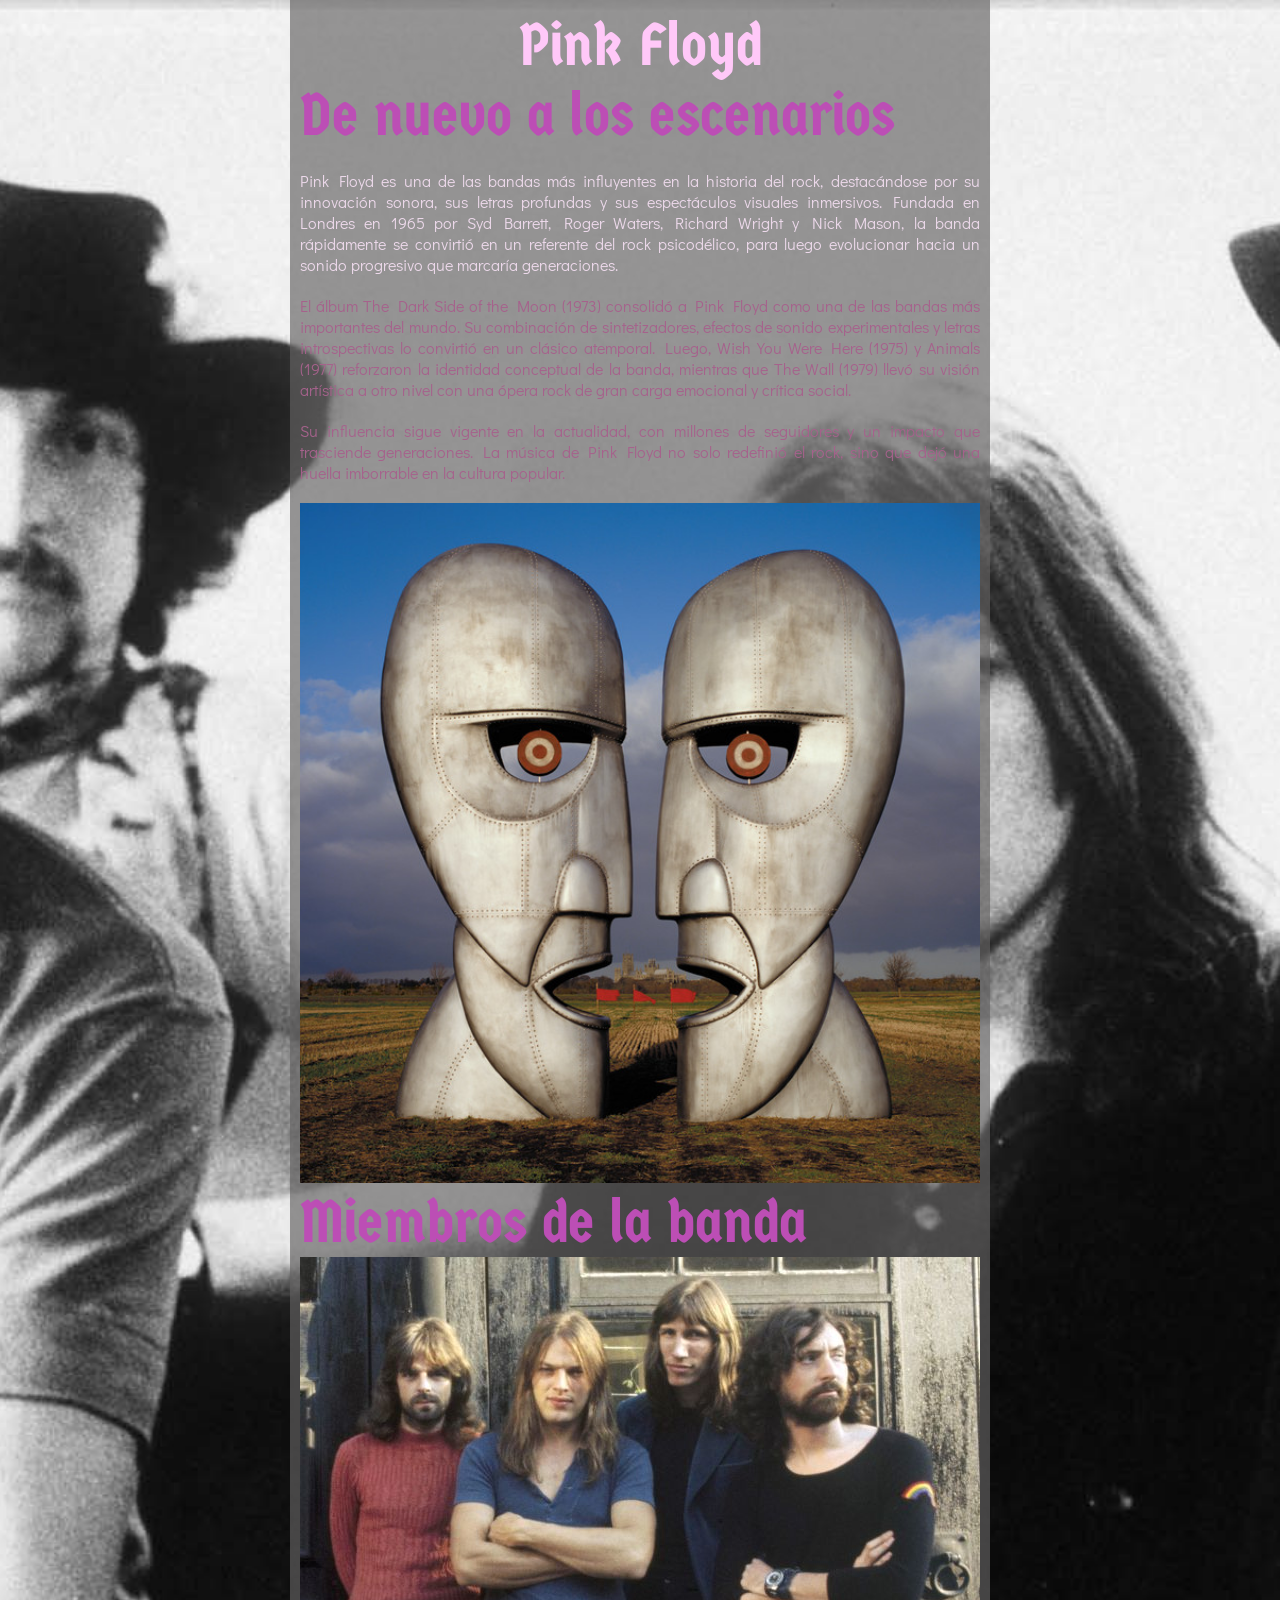
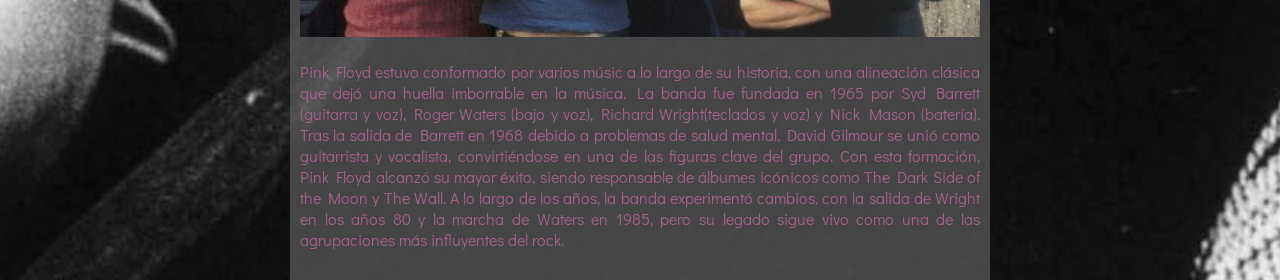
<file: Ejercicio-2/index.html>
<!DOCTYPE html>
<html lang="es">
<head>
    <meta charset="UTF-8">
    <meta name="viewport" content="width=device-width, initial-scale=1.0">
    <title>Pink Floyd </title>
   <meta name="description" content="Descubre una de las bandas más importantes de todos los tiempos en la historia del rock.">
<meta name="robots" content="index, follow">

   <!--Enlazo mi CSS-->
   <link rel="stylesheet" href="styles.css">

   <!--google fonts-->
 <link rel="preconnect" href="https://fonts.googleapis.com">
<link rel="preconnect" href="https://fonts.gstatic.com" crossorigin>
<link href="https://fonts.googleapis.com/css2?family=Didact+Gothic&family=Germania+One&display=swap" rel="stylesheet">


</head>
 
<body>

    <main>
        <h1>Pink Floyd</h1>

        <h2 class="subtitulo-pf">De nuevo a los escenarios</h2>

        <p id="parrafo-destacado">Pink Floyd es una de las bandas más influyentes en la historia del rock, destacándose por su innovación sonora, sus letras profundas y sus espectáculos visuales inmersivos. Fundada en Londres en 1965 por Syd Barrett, Roger Waters, Richard Wright y Nick Mason, la banda rápidamente se convirtió en un referente del rock psicodélico, para luego evolucionar hacia un sonido progresivo que marcaría generaciones.</p>

        <p>El álbum The Dark Side of the Moon (1973) consolidó a Pink Floyd como una de las bandas más importantes del mundo. Su combinación de sintetizadores, efectos de sonido experimentales y letras introspectivas lo convirtió en un clásico atemporal. Luego, Wish You Were Here (1975) y Animals (1977) reforzaron la identidad conceptual de la banda, mientras que The Wall (1979) llevó su visión artística a otro nivel con una ópera rock de gran carga emocional y crítica social.</p>

        <p>Su influencia sigue vigente en la actualidad, con millones de seguidores y un impacto que trasciende generaciones. La música de Pink Floyd no solo redefinió el rock, sino que dejó una huella imborrable en la cultura popular.</p>

        <img src="Assets/PinkFloyd.jpg" alt="Fotografía de portada del Dividition Bell, donde dos rostros de metal se miran fijamente">

        <h2 class="subtitulo-pf">Miembros de la banda</h2>
        <img src="Assets/pink_floyd_band.jpg" alt="Fotografía de los miembros de la banda">
        <p>Pink Floyd estuvo conformado por varios músic a lo largo de su historia, con una alineación clásica
        que dejó una huella imborrable en la música. La banda fue fundada en 1965 por Syd Barrett (guitarra y voz), Roger Waters (bajo y voz), Richard Wright(teclados y voz) y Nick Mason (batería).  Tras la salida de Barrett en 1968 debido a problemas de salud mental, David Gilmour se unió como guitarrista y vocalista, convirtiéndose en una de las figuras clave del grupo. Con esta formación, Pink Floyd alcanzó su mayor éxito, siendo responsable de álbumes icónicos como The Dark Side of the Moon 
        y The Wall. A lo largo de los años, la banda experimentó cambios, con la salida de Wright en los años 80 y la marcha de Waters en 1985, pero su legado sigue vivo como una de las agrupaciones más influyentes
        del rock.</p>

  </main>          
</body>
</file>
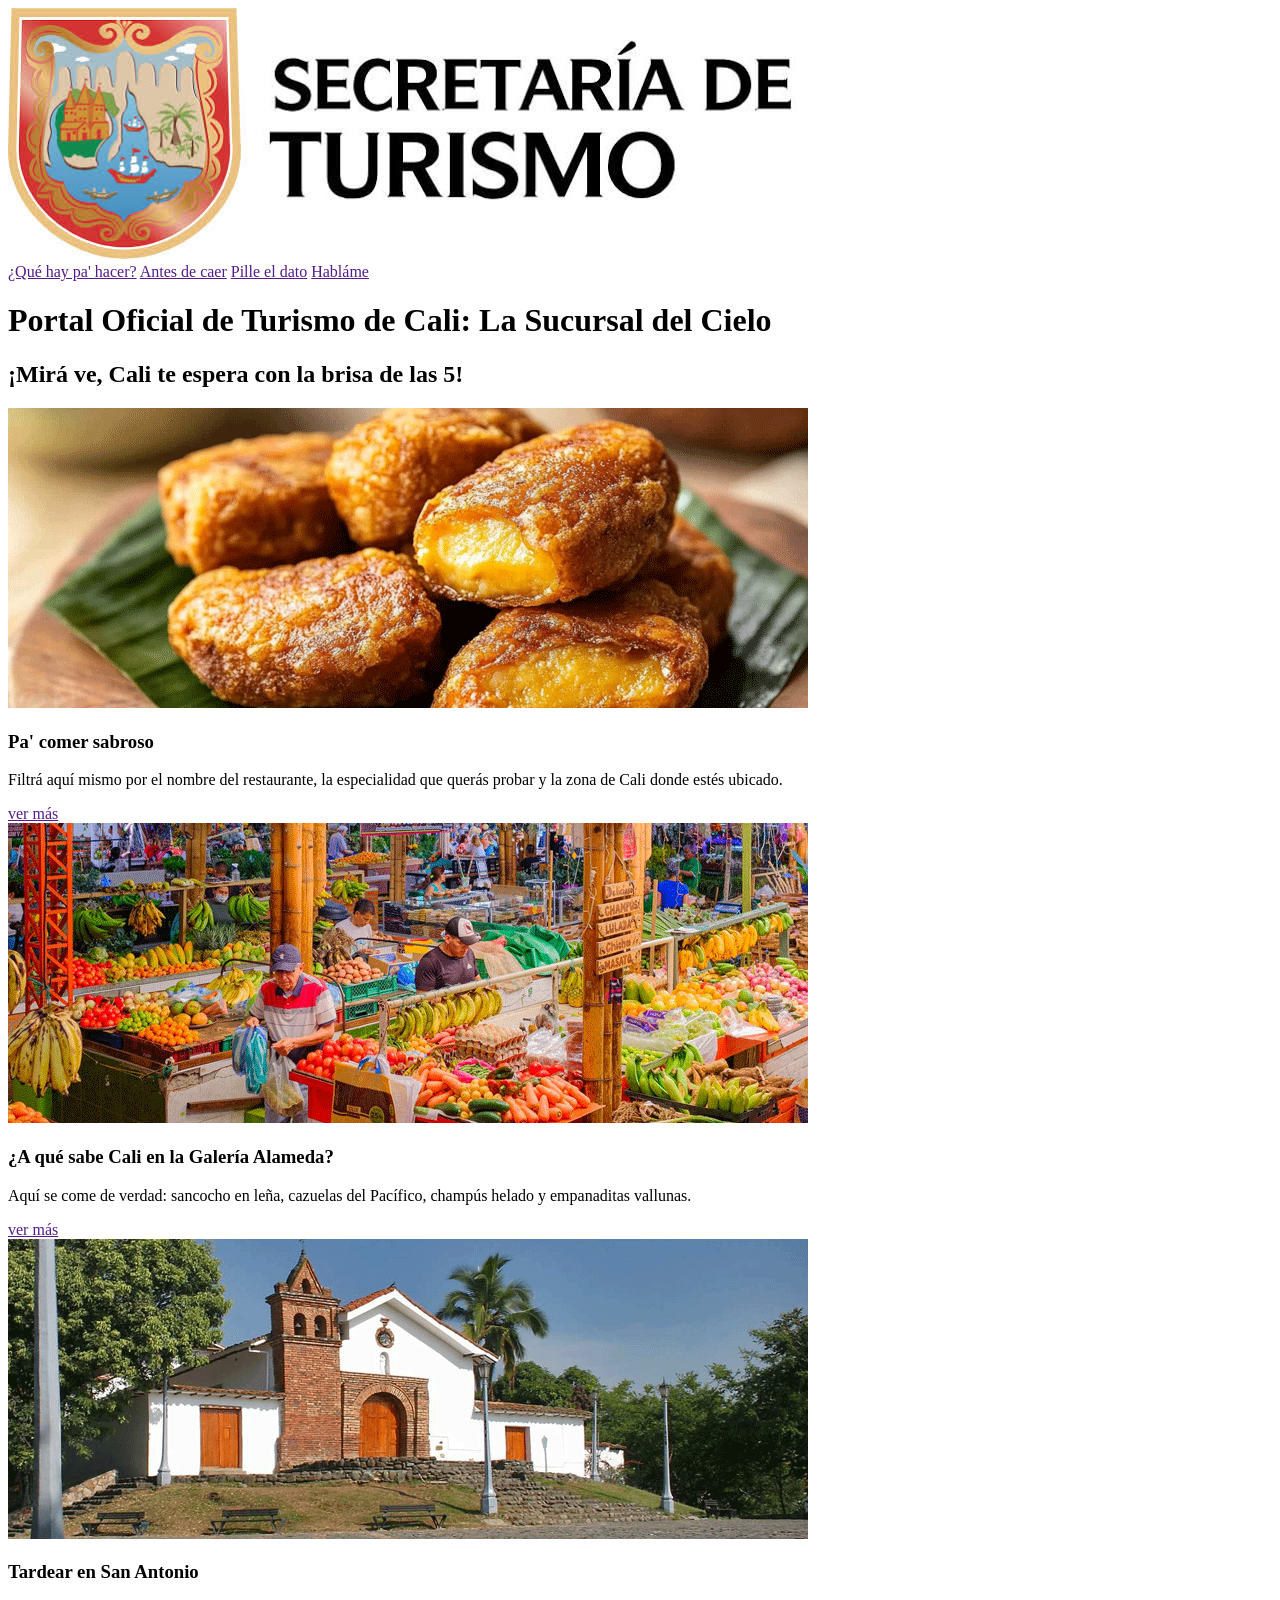
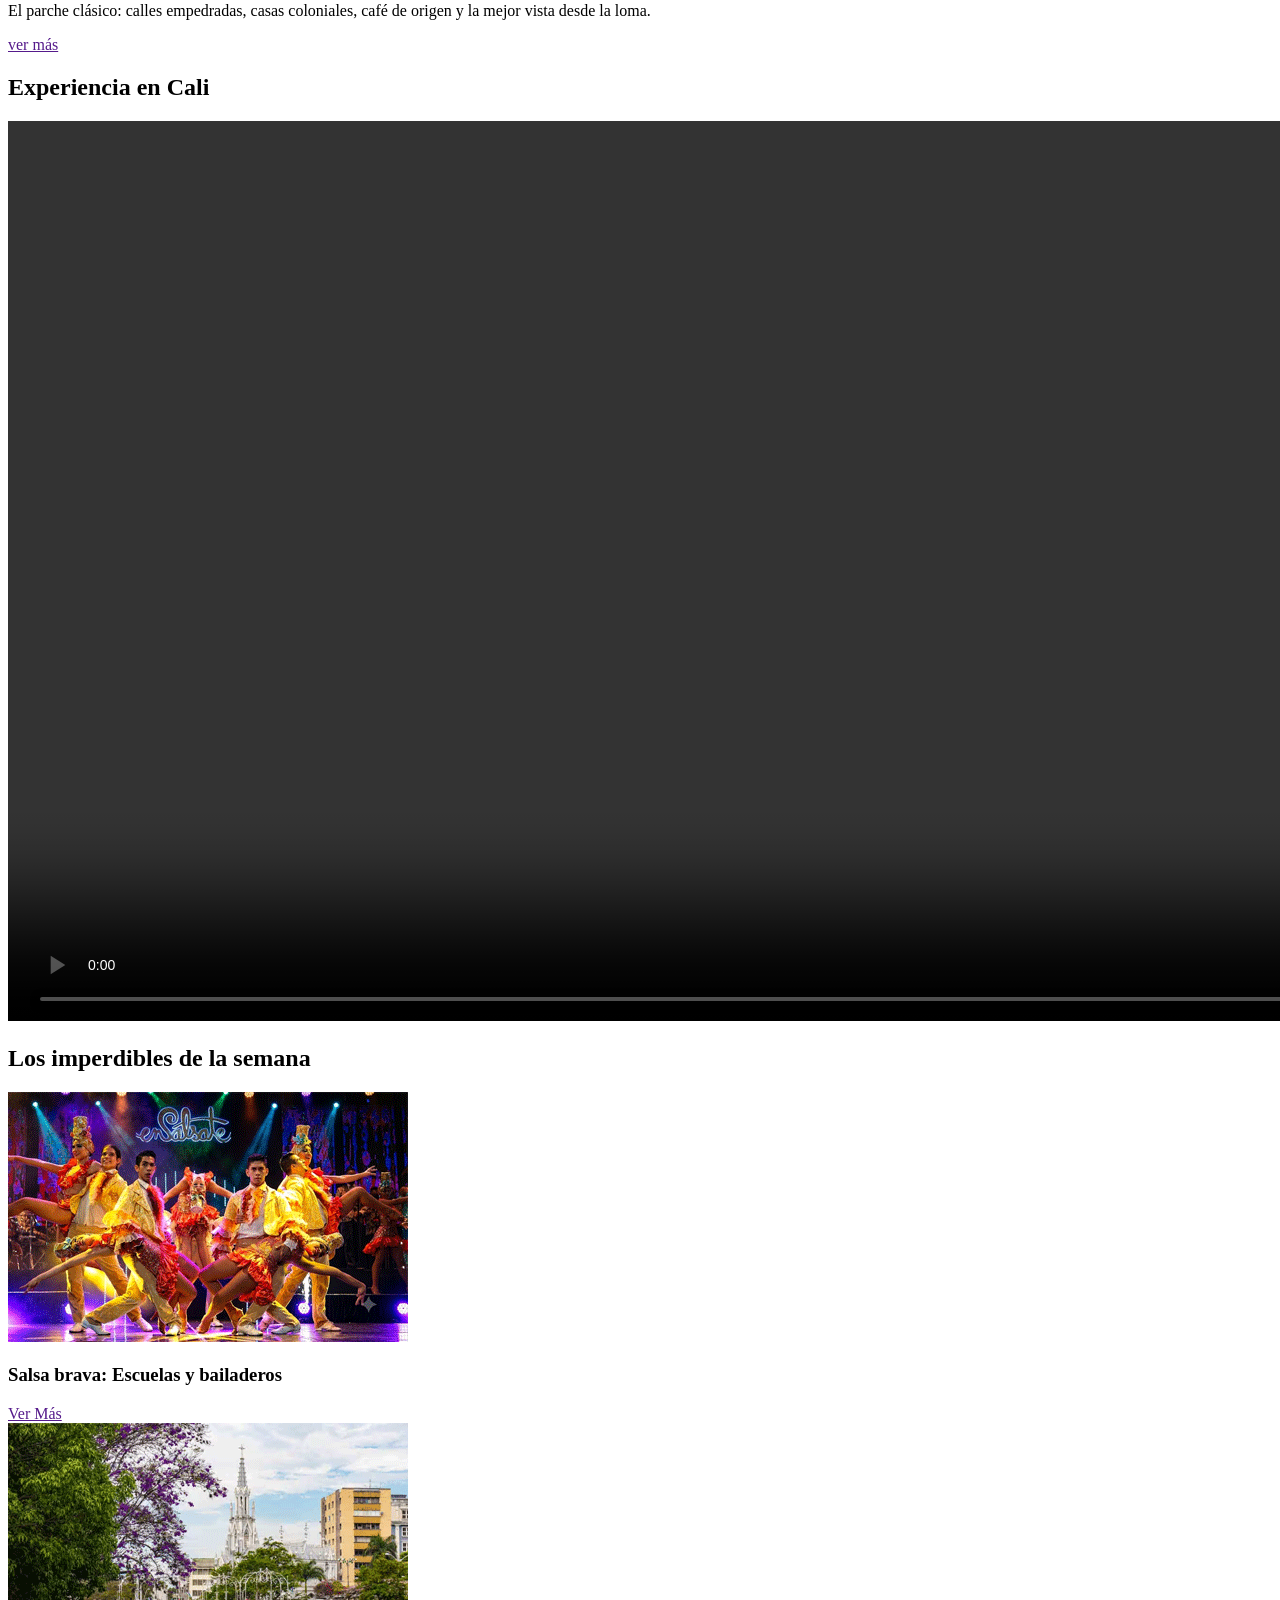
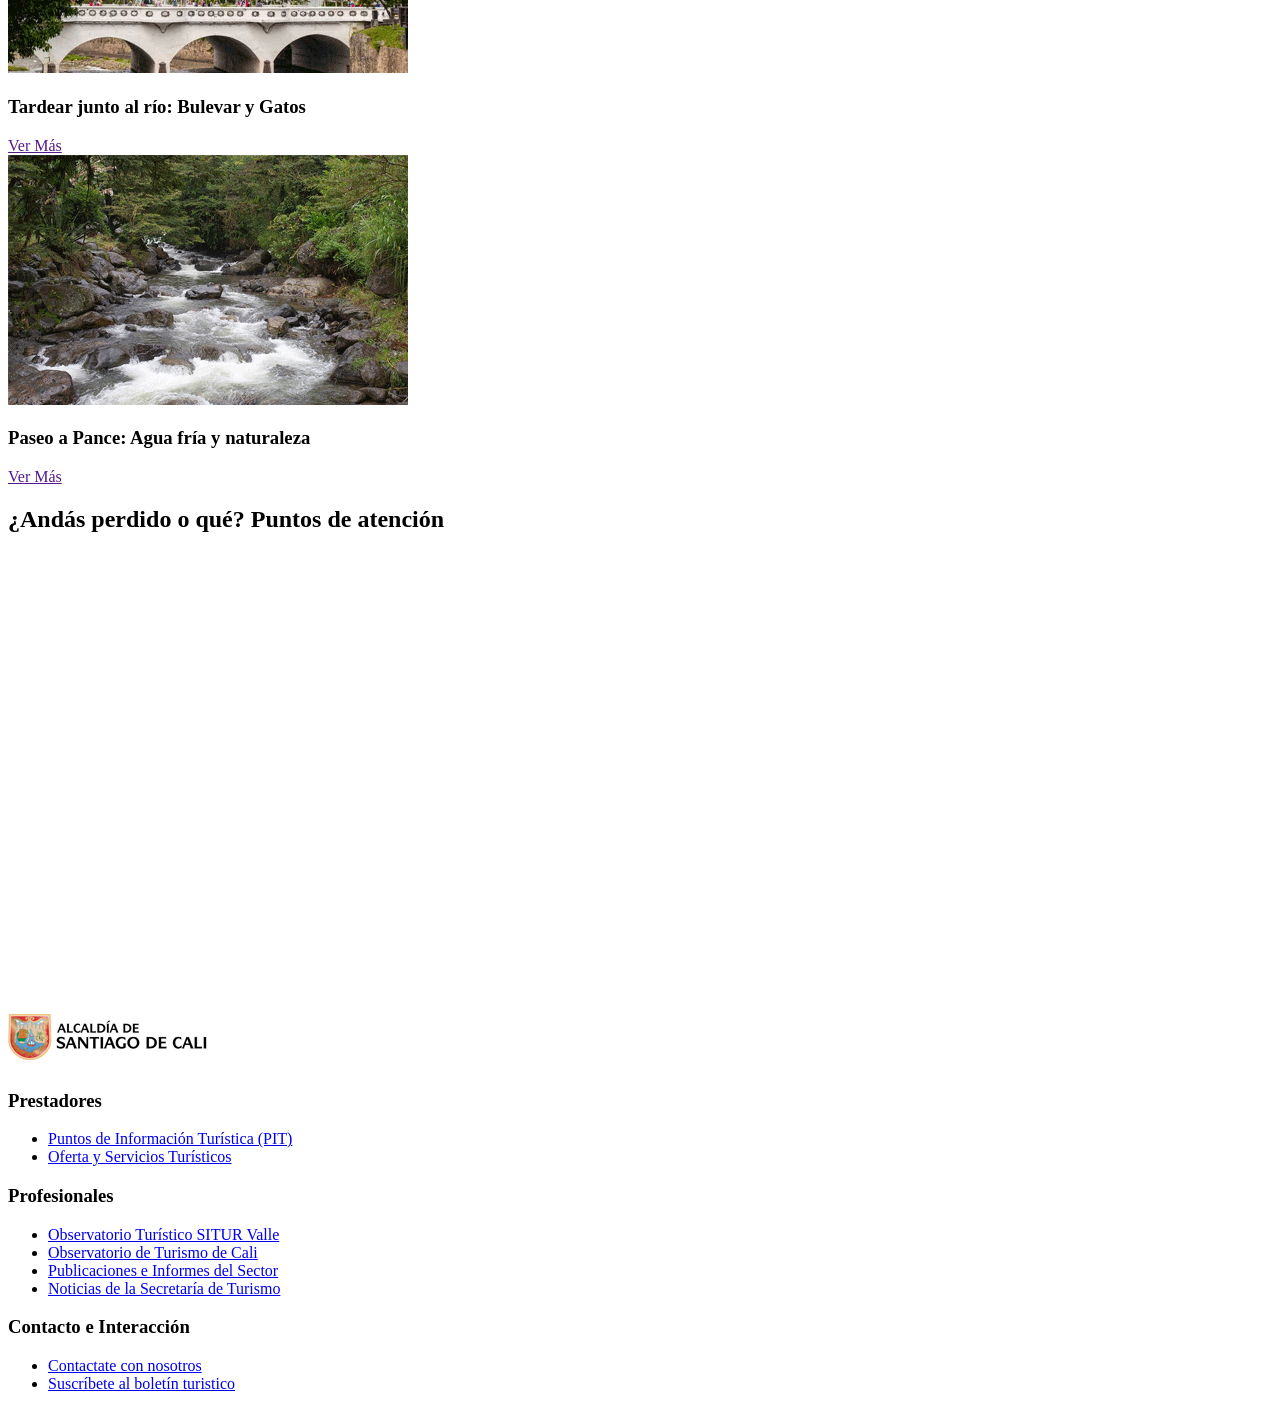
<file: tarea-01/index.html>
<!DOCTYPE html>
<html lang="es">
    <head>
        <meta charset="UTF-8">
        <meta name="viewport" content="width, initial-scale:1.0">
        <title>Turismo Buenos Aires Ciudad - Sitio Oficial de Información Turística</title>
        <meta name="description" content="Descrubí qué hacer en Buenos Aires. información útil antes de llegar, guías de alojamiento, atractivos turísticos, agenda cultural y mapas de la ciudad.">
        <meta name="robots" content="index, follow">
    </head>

    <body>

        <!-- Cabecera principal del sitio -->
        <header>
            <!-- Logo del sitio 
            href-> la dirección a donde voy al dar clic  
            -->
            <a href="index.html" aria-label="Ir a la página de inicio de Turismo Cali">
                <img src="assets/logo alcaldia.jfif" alt="Logotipo oficial de secretaría de Turismo Cali">
            </a>

            <!-- Navegador principal -->
            <nav role="navigation" aria-label="Menu principal">
                  <a href="">¿Qué hay pa' hacer?</a>
                  <a href="">Antes de caer</a>
                  <a href="">Pille el dato</a>
                  <a href="">Habláme</a>
            </nav>

        </header>



        <!-- Contenido principal del sitio -->
        <main role="main">

            <h1>Portal Oficial de Turismo de Cali: La Sucursal del Cielo</h1>

            <!-- Actividades destacadas-->
            <section>
                <h2>¡Mirá ve, Cali te espera con la brisa de las 5!</h2>
                
                <div>

                    <!-- tarjeta -->
                    <article role="article">
                        <img src="assets/aborrajado.gif" alt="Aborrajaditos Caleños">
                        <h3>Pa' comer sabroso</h3>
                        <p>Filtrá aquí mismo por el nombre del restaurante, la especialidad que querás probar y la zona de Cali donde estés ubicado.</p>
                        <a href="" aria-label="Ir al buscador de restaurantes y de comida en Cali Valle del Cauca">ver más</a>
                    </article>

                    <!-- tarjeta -->
                    <article role="article">
                        <img src="assets/Alameda.gif" alt="Galería Alameda Cali">
                        <h3>¿A qué sabe Cali en la Galería Alameda?</h3>
                        <p>Aquí se come de verdad: sancocho en leña, cazuelas del Pacífico, champús helado y empanaditas vallunas.</p>
                        <a href="" aria-label="Ver información sobre la Galería Alameda">ver más</a>
                    </article>

                    <!-- tarjeta -->
                    <article role="article">
                        <img src="assets/SanAntonio.gif" alt="Iglesia Ubicado en el barrio San Antonio">
                        <h3>Tardear en San Antonio</h3>
                        <p>El parche clásico: calles empedradas, casas coloniales, café de origen y la mejor vista desde la loma.</p>
                        <a href="" aria-label="Ver más información sobre San Antonio y planes para hacer">ver más</a>
                    </article>


                </div>

            </section>
            <!-- Fin de actividades destacadas-->

            <!-- Contenido Multimedia -->
            <section>
                <h2>Experiencia en Cali</h2>
                <div>
                    <video controls autoplay loop width="1600" height="900" aria-label="Video sobre la ciudad de Cali">
                        <source src="assets/Calivideo.mp4" type="video/mp4">
                    </video>
                </div>
            </section>
            <!-- Fin de Contenido Multimedia -->



            <!-- Contenidos Destacados -->
            <section>
                <h2>Los imperdibles de la semana</h2>
                <div>
                    
                    <!-- Tarjeta Destacada 1 -->
                    <article role="article">
                        <img src="assets/salsabaile.gif" alt="Grupo de Baile de salsa" width="400" height="250">
                        <h3>Salsa brava: Escuelas y bailaderos</h3>
                        <a href="" aria-label="Ver más sobre la salsa Caleña y donde aprender">Ver Más</a>
                    </article>

                    <!-- Tarjeta Destacada 2 -->
                    <article role="article">
                        <img src="assets/bulevar.gif" alt="Bulevar del rio" width="400" height="250">
                        <h3>Tardear junto al río: Bulevar y Gatos</h3>
                        <a href="" aria-label="Pasear por el Bulevar: brisa, lulada helada y Los Gatos">Ver Más</a>
                    </article>

                    <!-- Tarjeta Destacada 3 -->
                    <article role="article">
                        <img src="assets/riopance.gif" alt="guas cristalinas y rocas del Río Pance rodeado de vegetación en los Farallones de Cali" width="400" height="250">
                        <h3>Paseo a Pance: Agua fría y naturaleza</h3>
                        <a href="" aria-label="Conocer más sobre el plan Río Pance">Ver Más</a>
                    </article>

                </div>
            </section>


            <!-- Ubicación Geográfica -->
            <section aria-labelledby="titulo-mapa">
                <h2 id="titulo-mapa">¿Andás perdido o qué? Puntos de atención</h2>
                <div class="map-container">
                    <iframe 
                        src="https://www.google.com/maps/embed?pb=!1m18!1m12!1m3!1d15930.428814253102!2d-76.53522115448327!3d3.445305738229514!2m3!1f0!2f0!3f0!3m2!1i1024!2i768!4f13.1!3m3!1m2!1s0x8e30a67c61d39a51%3A0x7b953cdb658a057b!2sSan%20Antonio%2C%20Cali%2C%20Valle%20del%20Cauca%2C%20Colombia!5e0!3m2!1ses!2sar!4v1786307224357!5m2!1ses!2sar" width="3000" height="450" style="border:0;" allowfullscreen="" loading="lazy" referrerpolicy="strict-origin-when-cross-origin"> 
                        width="100%" 
                        height="450" 
                        style="border:0;" 
                        allowfullscreen="" 
                        loading="lazy" 
                        referrerpolicy="no-referrer-when-downgrade"
                        title="Mapa interactivo de Cali con la ubicación del Barrio San Antonio y nuestros Puntos de Atención Turística.">
                    </iframe>
                </div>
            </section>

        </main>

        <!-- Pie de Página Institucional -->
    <footer role="contentinfo">

            <!-- Identificador Institucional del Footer -->
            <div class="footer-brand">
                <img src="assets/alcaldiacali.gif" alt="Logotipo oficial del Gobierno de la Ciudad de Cali" width="200" height="60">
            </div>

            <!-- Columnas de Enlaces del Footer -->
            <div>
                
                <!-- Lista 1: Prestadores -->
                <nav>
                    <h3 id="footer-prestadores">Prestadores</h3>
                    <ul>
                        <li><a href="https://www.cali.gov.co/turismo/publicaciones/14072/secretaria-de-turismo/">Puntos de Información Turística (PIT)</a></li>
                        <li><a href="https://www.cali.gov.co/turismo/">Oferta y Servicios Turísticos</a></li>
                    </ul>
                </nav>

                <!-- Lista 2: Profesionales -->
                <nav>
                    <h3 id="footer-profesionales">Profesionales</h3>
                    <ul>
                        <li><a href="https://siturvalle.com/">Observatorio Turístico SITUR Valle</a></li>
                        <li><a href="https://www.cali.gov.co/turismo/publicaciones/182127/observatorio-turismo-cali/">Observatorio de Turismo de Cali</a></li>
                        <li><a href="https://www.cali.gov.co/turismo/publicaciones/191710/observatorio-de-turismo-quienes-somos/">Publicaciones e Informes del Sector</a></li>
                        <li><a href="https://www.cali.gov.co/turismo/">Noticias de la Secretaría de Turismo</a></li>
                    </ul>
                </nav>

                <!-- Lista 3: Interacción y Contacto -->
                <nav>
                    <h3 id="footer-contacto">Contacto e Interacción</h3>
                    <ul>
                        <li><a href="https://www.cali.gov.co/preguntas-frecuentes/14072/secretaria-de-turismo/">Contactate con nosotros</a></li>
                        <li><a href="https://www.cali.gov.co/turismo/" aria-label="Ir al sitio oficial de Turismo de Cali para suscribirse a novedades">Suscríbete al boletín turistico</a></li>
                    </ul>
                </nav>

            </div>
    </footer>

    </body>

</html>
</file>
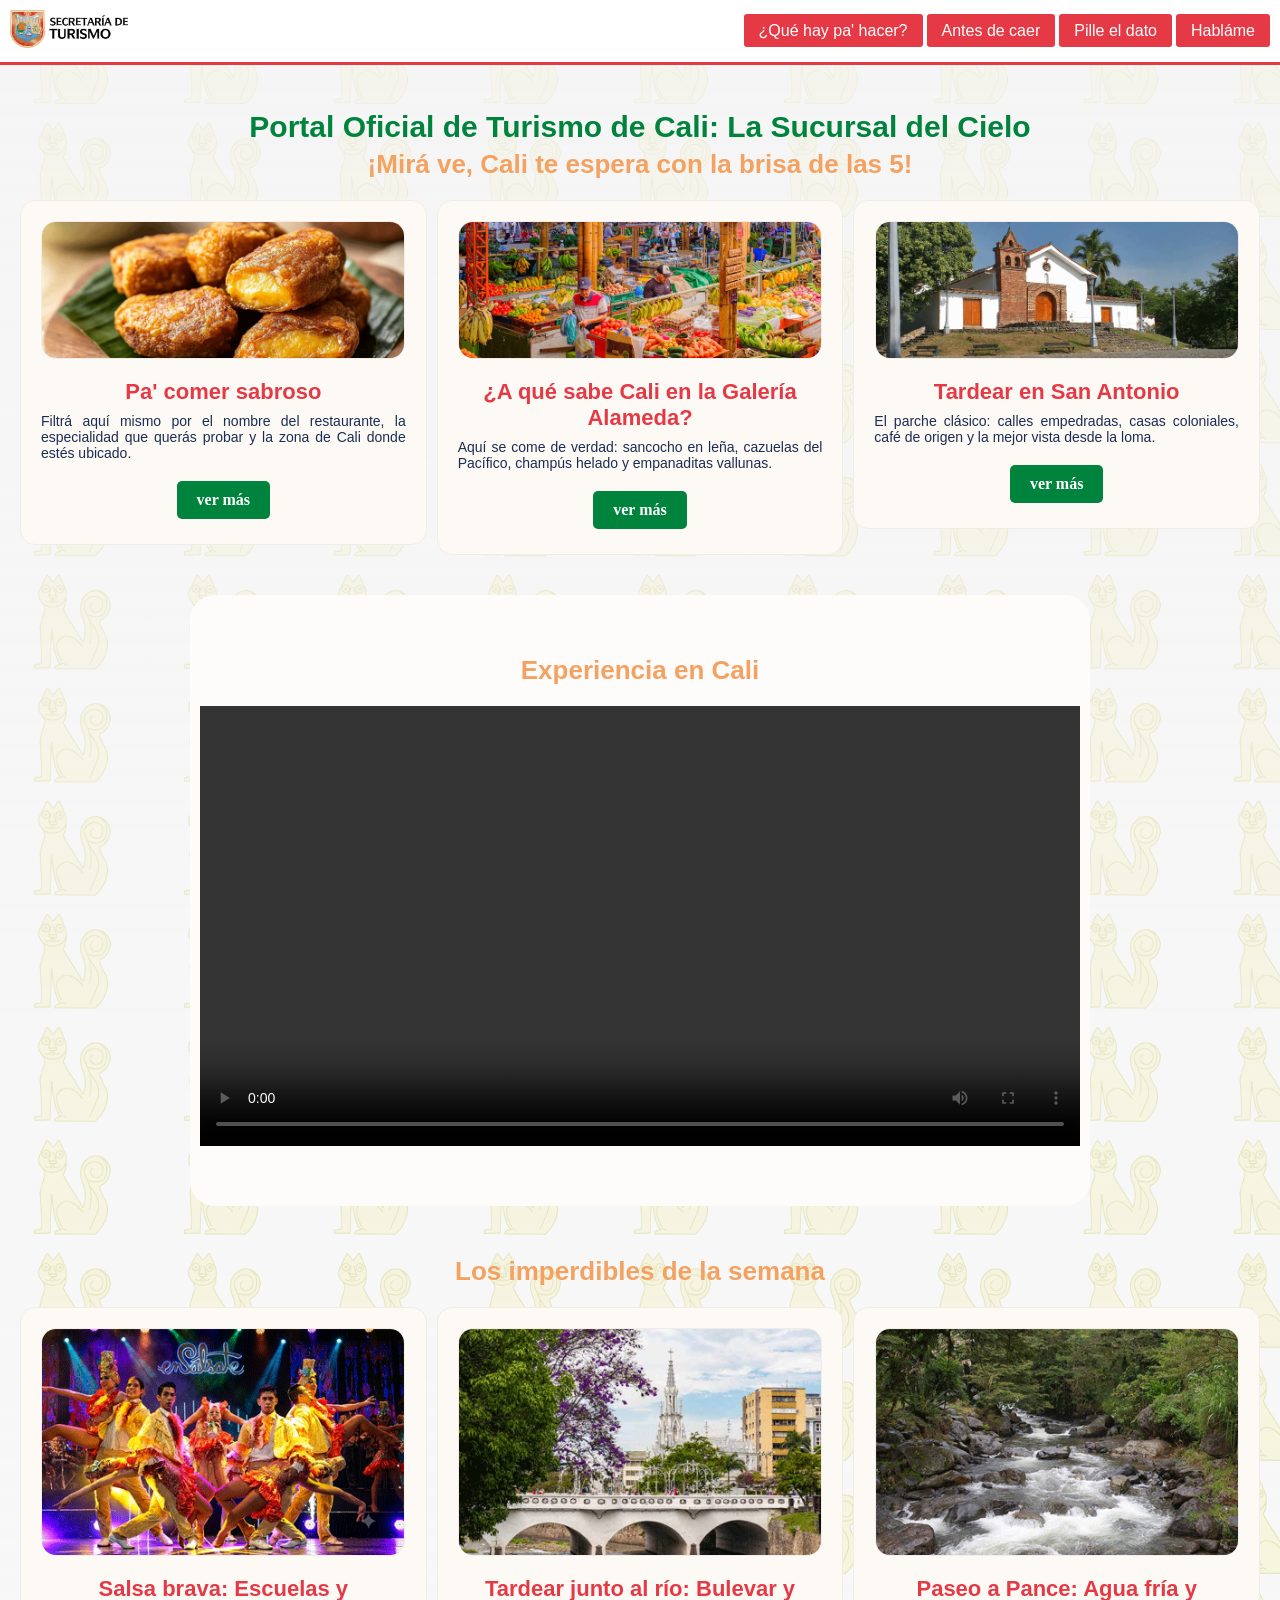
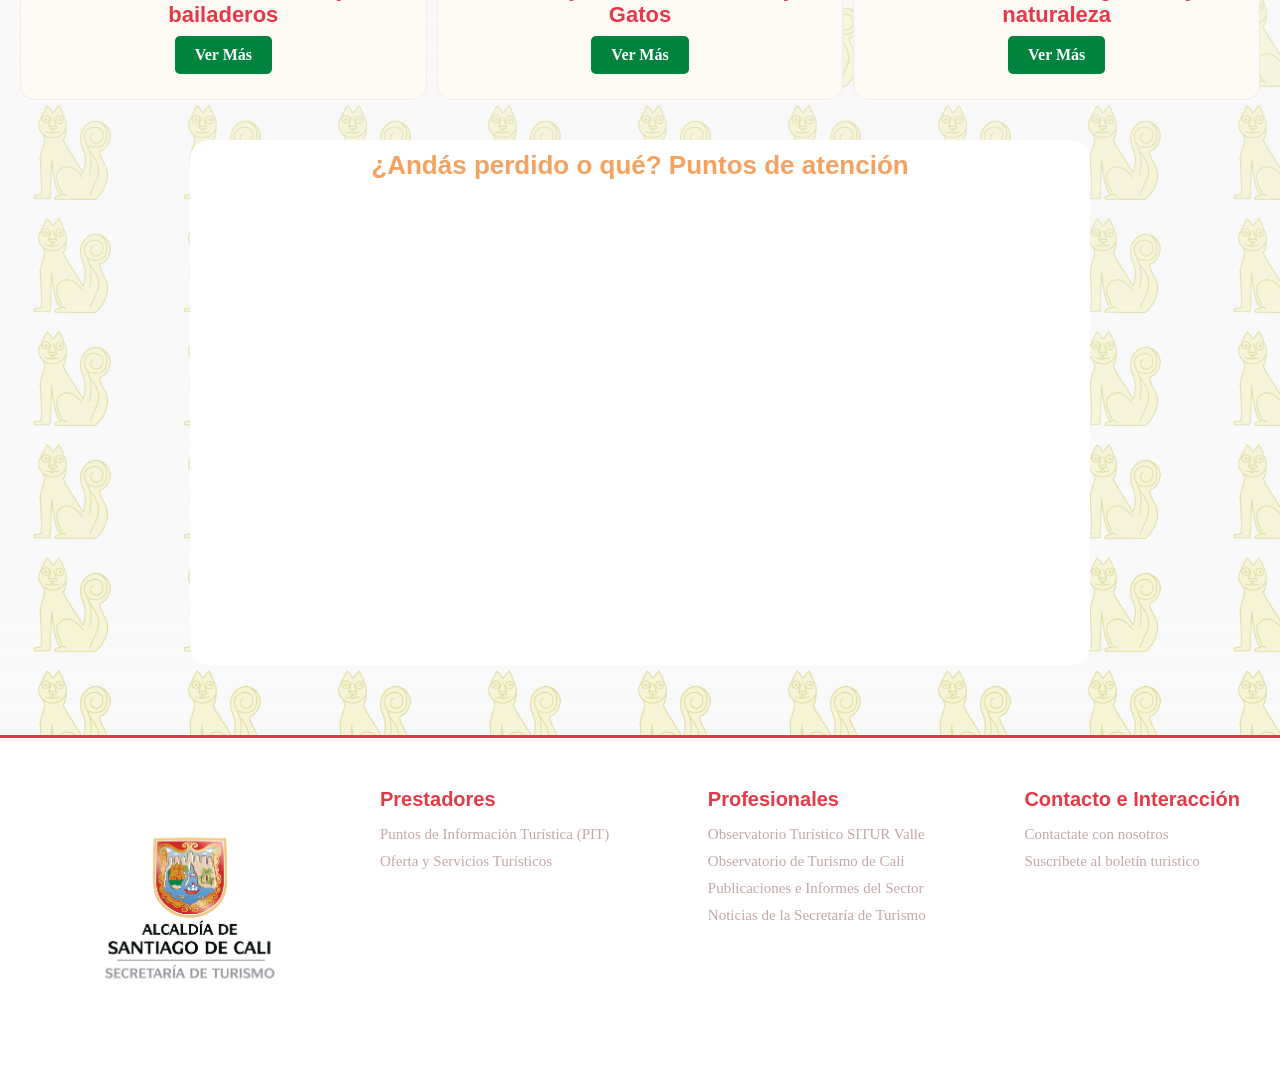
<file: tarea-02/index.html>
<!DOCTYPE html>
<html lang="es">
    <head>
        <meta charset="UTF-8">
        <meta name="viewport" content="width=device-width, initial-scale=1.0">
        <title>Turismo Cali Ciudad - Sitio Oficial de Información Turística</title>
        <meta name="description" content="Descrubí qué hacer en Cali. información útil antes de llegar, guías de alojamiento, atractivos turísticos, agenda cultural y mapas de la ciudad.">
        <meta name="robots" content="index, follow">

        <!-- CSS -->
          <link href="style.css" rel="stylesheet">
        <!-- Google Fonts -->

    </head>

    <body>

        <!-- Cabecera principal del sitio -->
        <header id="cabecera-web">
            <!-- Logo del sitio 
            href-> la dirección a donde voy al dar clic  
            -->
            <a href="index.html" aria-label="Ir a la página de inicio de Turismo Cali">
                <img src="assets/logo alcaldia.jfif" alt="Logotipo oficial de secretaría de Turismo Cali">
            </a>

            <!-- Navegador principal -->
            <nav role="navigation" aria-label="Menu principal">
                  <a href=""class="bt-principal">¿Qué hay pa' hacer?</a>
                  <a href=""class="bt-principal">Antes de caer</a>
                  <a href=""class="bt-principal">Pille el dato</a>
                  <a href=""class="bt-principal">Habláme</a>
            </nav>

        </header>



        <!-- Contenido principal del sitio -->
        <main role="main">

            <h1>Portal Oficial de Turismo de Cali: La Sucursal del Cielo</h1>

            <!-- Actividades destacadas-->
            <section>
                <h2>¡Mirá ve, Cali te espera con la brisa de las 5!</h2>
                
               <div class="flex-elements">

                    <!-- tarjeta -->
                    <article role="article">
                        <img src="assets/aborrajado.gif" alt="Aborrajaditos Caleños">
                        <h3>Pa' comer sabroso</h3>
                        <p>Filtrá aquí mismo por el nombre del restaurante, la especialidad que querás probar y la zona de Cali donde estés ubicado.</p>
                        <a href="" aria-label="Ir al buscador de restaurantes y de comida en Cali Valle del Cauca">ver más</a>
                    </article>

                    <!-- tarjeta -->
                    <article role="article">
                        <img src="assets/Alameda.gif" alt="Galería Alameda Cali">
                        <h3>¿A qué sabe Cali en la Galería Alameda?</h3>
                        <p>Aquí se come de verdad: sancocho en leña, cazuelas del Pacífico, champús helado y empanaditas vallunas.</p>
                        <a href="" aria-label="Ver información sobre la Galería Alameda">ver más</a>
                    </article>

                    <!-- tarjeta -->
                    <article role="article">
                        <img src="assets/SanAntonio.gif" alt="Iglesia Ubicado en el barrio San Antonio">
                        <h3>Tardear en San Antonio</h3>
                        <p>El parche clásico: calles empedradas, casas coloniales, café de origen y la mejor vista desde la loma.</p>
                        <a href="" aria-label="Ver más información sobre San Antonio y planes para hacer">ver más</a>
                    </article>


                </div>

            </section>
            <!-- Fin de actividades destacadas-->

            <!-- Contenido Multimedia -->
            <section id="seccion-video">
                <h2>Experiencia en Cali</h2>
                <div class="flex-elements">
                    <video controls autoplay loop aria-label="Video sobre la ciudad de Cali">
                        <source src="assets/Calivideo.mp4" type="video/mp4">
                    </video>
                </div>
            </section>
            <!-- Fin de Contenido Multimedia -->



            <!-- Contenidos Destacados -->
            <section>
                <h2>Los imperdibles de la semana</h2>
                <div class="flex-elements">
                    
                    <!-- Tarjeta Destacada 1 -->
                    <article role="article">
                        <img src="assets/salsabaile.gif" alt="Grupo de Baile de salsa" width="400" height="250">
                        <h3>Salsa brava: Escuelas y bailaderos</h3>
                        <a href="" aria-label="Ver más sobre la salsa Caleña y donde aprender">Ver Más</a>
                    </article>

                    <!-- Tarjeta Destacada 2 -->
                    <article role="article">
                        <img src="assets/bulevar.gif" alt="Bulevar del rio" width="400" height="250">
                        <h3>Tardear junto al río: Bulevar y Gatos</h3>
                        <a href="" aria-label="Pasear por el Bulevar: brisa, lulada helada y Los Gatos">Ver Más</a>
                    </article>

                    <!-- Tarjeta Destacada 3 -->
                    <article role="article">
                        <img src="assets/riopance.gif" alt="guas cristalinas y rocas del Río Pance rodeado de vegetación en los Farallones de Cali" width="400" height="250">
                        <h3>Paseo a Pance: Agua fría y naturaleza</h3>
                        <a href="" aria-label="Conocer más sobre el plan Río Pance">Ver Más</a>
                    </article>

                </div>
            </section>


            <!-- Ubicación Geográfica -->
            <section id="seccion-mapa" aria-labelledby="titulo-mapa">
                <h2 id="titulo-mapa">¿Andás perdido o qué? Puntos de atención</h2>
                <div class="map-container">
                    <iframe 
                        src="https://www.google.com/maps/embed?pb=!1m18!1m12!1m3!1d15930.428814253102!2d-76.53522115448327!3d3.445305738229514!2m3!1f0!2f0!3f0!3m2!1i1024!2i768!4f13.1!3m3!1m2!1s0x8e30a67c61d39a51%3A0x7b953cdb658a057b!2sSan%20Antonio%2C%20Cali%2C%20Valle%20del%20Cauca%2C%20Colombia!5e0!3m2!1ses!2sar!4v1786307224357!5m2!1ses!2sar" width="100%" height="450" style="border:0;" allowfullscreen="" loading="lazy" referrerpolicy="strict-origin-when-cross-origin"> 
                        width="100%" 
                        height="450" 
                        style="border:0;" 
                        allowfullscreen="" 
                        loading="lazy" 
                        referrerpolicy="no-referrer-when-downgrade"
                        title="Mapa interactivo de Cali con la ubicación del Barrio San Antonio y nuestros Puntos de Atención Turística.">
                    </iframe>
                </div>
            </section>

        </main>

        <!-- Pie de Página Institucional -->
    <footer role="contentinfo">

            <!-- Identificador Institucional del Footer -->
            <div class="footer-brand">
                <img src="assets/turismo-calihorizontal.jpg" alt="Logotipo oficial del Gobierno de la Ciudad de Cali" width="200" height="60">
            </div>

            <!-- Columnas de Enlaces del Footer -->
            <div class="footer-enlaces">
                
                <!-- Lista 1: Prestadores -->
                <nav>
                    <h3 id="footer-prestadores">Prestadores</h3>
                    <ul>
                        <li><a href="https://www.cali.gov.co/turismo/publicaciones/14072/secretaria-de-turismo/">Puntos de Información Turística (PIT)</a></li>
                        <li><a href="https://www.cali.gov.co/turismo/">Oferta y Servicios Turísticos</a></li>
                    </ul>
                </nav>

                <!-- Lista 2: Profesionales -->
                <nav>
                    <h3 id="footer-profesionales">Profesionales</h3>
                    <ul>
                        <li><a href="https://siturvalle.com/">Observatorio Turístico SITUR Valle</a></li>
                        <li><a href="https://www.cali.gov.co/turismo/publicaciones/182127/observatorio-turismo-cali/">Observatorio de Turismo de Cali</a></li>
                        <li><a href="https://www.cali.gov.co/turismo/publicaciones/191710/observatorio-de-turismo-quienes-somos/">Publicaciones e Informes del Sector</a></li>
                        <li><a href="https://www.cali.gov.co/turismo/">Noticias de la Secretaría de Turismo</a></li>
                    </ul>
                </nav>

                <!-- Lista 3: Interacción y Contacto -->
                <nav>
                    <h3 id="footer-contacto">Contacto e Interacción</h3>
                    <ul>
                        <li><a href="https://www.cali.gov.co/preguntas-frecuentes/14072/secretaria-de-turismo/">Contactate con nosotros</a></li>
                        <li><a href="https://www.cali.gov.co/turismo/" aria-label="Ir al sitio oficial de Turismo de Cali para suscribirse a novedades">Suscríbete al boletín turistico</a></li>
                    </ul>
                </nav>

            </div>
    </footer>

    </body>

</html>
</file>
<file: dulce-suspiro-web/estilos.css>
/* =========================================================
   Dulce Suspiro · Landing page
   Traducción a código del diseño en Figma "página postres".
   Escritorio: lienzo de 1920 px · Móvil: lienzo de 430 px (iPhone 16 Plus).
   script.js escala cada lienzo al ancho de la ventana con "zoom",
   así las medidas son exactamente las del diseño.
   ========================================================= */

:root {
  /* Rojo */
  --rojo-200: #FFF3F4;
  --rojo-300: #FEEAEB;
  --rojo-400: #FEC1C5;
  --rojo-500: #F999AC;
  --rojo-700: #AB4F5F;
  --rojo-900: #880101;
  /* Verde */
  --verde-500: #F0FFCA;
  --verde-600: #D5E8A1;
  --verde-800: #849A77;
  --verde-900: #505F4F;
  --verde-texto: #668005;
  --esmeralda-600: #B3DC47;

  --fuente: 'Nunito', sans-serif;
  --fuente-titulo: 'MonteCarlo', cursive;
}

* { box-sizing: border-box; margin: 0; padding: 0; }

html { scroll-behavior: smooth; }

body {
  font-family: var(--fuente);
  color: var(--rojo-900);
  background: #FFFFFF;
  line-height: 1.364;
  overflow-x: hidden;
}

img { display: block; }
a { color: inherit; text-decoration: none; }
button { font: inherit; color: inherit; background: none; border: 0; cursor: pointer; }
input { font: inherit; }

/* Las imágenes nunca se deforman: siempre conservan su proporción */
img { object-fit: contain; }

/* Recorte (modo CROP de Figma): el marco recorta y la imagen conserva su proporción */
.recorte { overflow: hidden; }
.recorte img { position: absolute; max-width: none; object-fit: fill; }

/* Mostrar un lienzo u otro según el ancho */
.movil { display: none; }
@media (max-width: 767px) {
  .escritorio { display: none; }
  .movil { display: block; }
}

/* =========================================================
   ESCRITORIO
   ========================================================= */
.escritorio { width: 1920px; position: relative; overflow: hidden; }
.escritorio .lienzo { position: relative; width: 1920px; height: 9805px; display: block; }
.escritorio .lienzo > * { position: absolute; }
.ancla { position: absolute; left: 0; width: 10px; height: 10px; }

/* ---------- Header fijo ---------- */
.header-escritorio {
  position: fixed; top: 0; left: 0;
  width: 1920px; height: 0;
  z-index: 50;
}
.header-escritorio > * { position: absolute; }
.header-escritorio .onda { left: -126px; top: -104px; width: 2071px; height: 246px; pointer-events: none; }
.header-escritorio .circulo-logo {
  left: 735px; top: -190px; width: 422px; height: 402px;
  border-radius: 50%; background: var(--rojo-300);
}
.header-escritorio nav { position: static; }
.header-escritorio .pestana {
  position: absolute; top: 31px; height: 45px; width: 200px;
  display: flex; align-items: center; justify-content: center;
  background: var(--rojo-300);
  border-radius: 0 0 16.7px 16.7px;
  font-weight: 600; font-size: 26.67px; color: var(--rojo-900);
  transition: color .2s ease;
}
.header-escritorio .pestana:hover { color: var(--rojo-500); }
.header-escritorio .p-inicio { left: 34px; }
.header-escritorio .p-pasteles { left: 427px; }
.header-escritorio .p-pedido { left: 1318px; }
.header-escritorio .p-ocasion { left: 1641px; width: 244px; }
.header-escritorio .logo { left: 891px; top: 23px; width: 131px; height: 138px; }
.header-escritorio .logo img { width: 100%; height: 100%; }

/* ---------- Inicio ---------- */
.fondo-inicio { left: 0; top: 5px; width: 1920px; height: 1277px; background: var(--rojo-400); }
.trazo-inicio { left: 0; top: 323px; width: 1920px; height: 824px; overflow: visible; }
.pastel-inicio { left: 128px; top: 343px; width: 700px; height: 757px; }
.titulo-inicio {
  left: 881px; top: 549px; width: 794px; height: 157px;
  font-family: var(--fuente-titulo); font-weight: 400;
  font-size: 166.67px; line-height: 157px; color: var(--rojo-900);
  white-space: nowrap;
}
.bajada-inicio {
  left: 937px; top: 728px; width: 684px; height: 40px;
  font-weight: 600; font-size: 31.11px; line-height: 40px; color: var(--rojo-900);
  white-space: nowrap;
}
.escritorio .boton-principal {
  left: 1027px; top: 808px; width: 504px; height: 87px;
  display: flex; align-items: center; justify-content: center;
  background: var(--rojo-300); border-radius: 16.7px;
  font-weight: 600; font-size: 22.22px; line-height: 23.3px; color: var(--rojo-900);
}

/* ---------- Pasteles de temporada (carrusel) ---------- */
.escritorio .carrusel { left: 0; top: 1252px; width: 1920px; height: 1198px; overflow: hidden; }
.escritorio .carrusel > * { position: absolute; }
.escritorio .carrusel .fondo { left: -10px; top: 0; width: 1930px; height: 1198px; background: var(--verde-600); }
.escritorio .carrusel .onda-superior { left: 0; top: 0; width: 1925px; height: 253px; }
.carrusel .limones {
  left: 0; top: 0; width: 5012px; height: 1198px;
  transform: translateX(-1503px);
  transition: transform .6s ease-in-out;
  pointer-events: none;
}
.limones-arte { position: relative; width: 5012px; height: 1198px; }
.limon { position: absolute; max-width: none; }
.limon-a { width: 329px; height: 331px; }
.limon-a-peq { width: 221.7px; height: 223px; }
.limon-b, .limon-b-girado { width: 308px; height: 301px; }
.limon-b-girado { transform-origin: 0 0; transform: rotate(-77.47deg); }
.escritorio .titulo-carrusel {
  left: 627px; top: 303px; width: 761px; height: 54px;
  font-weight: 700; font-size: 71.28px; line-height: 54px; color: var(--verde-900);
  white-space: nowrap;
}
.escritorio .carrusel .ventana { left: 219px; top: 481px; width: 1490px; height: 457px; overflow: hidden; }
.escritorio .carrusel .pista {
  position: absolute; left: 0; top: 0; height: 444px;
  display: flex; gap: 15.4px;
  transform: translateX(-1505.67px);
  transition: transform .6s ease-in-out;
}
.tarjeta-temporada { flex: none; display: flex; flex-direction: column; }
.escritorio .tarjeta-temporada { width: 361px; gap: 13.36px; }
.imagen-tarjeta {
  position: relative; width: 361px; height: 343px; flex: none;
  background: var(--verde-500); border-radius: 16.7px;
}
.imagen-tarjeta .fondo-onda { position: absolute; inset: 0; overflow: hidden; border-radius: 16.7px; opacity: .96; }
.imagen-tarjeta .fondo-onda img { position: absolute; width: 1641px; height: 191px; max-width: none; }
.imagen-tarjeta .foto { position: absolute; max-width: none; }
.tarjeta-temporada .contenedor { background: var(--verde-500); color: var(--verde-texto); }
.escritorio .tarjeta-temporada .contenedor {
  height: 86px; padding: 13.36px; border-radius: 16.7px;
}
.escritorio .tarjeta-temporada strong { font-weight: 600; font-size: 24.5px; line-height: 32.3px; }
.escritorio .tarjeta-temporada span { font-weight: 400; font-size: 17.8px; line-height: 26.7px; }
.escritorio .tarjeta-temporada p { line-height: 26.7px; }

.escritorio .carrusel .flecha { width: 127px; height: 111px; }
.escritorio .carrusel .flecha img { width: 127px; height: 111px; }
.escritorio .carrusel .flecha-derecha { left: 1745px; top: 601px; }
.escritorio .carrusel .flecha-izquierda { left: 67px; top: 602px; }
.carrusel .flecha-izquierda img { transform: scaleX(-1); } /* espejo, sin deformar */

/* ---------- Ocasión especial ---------- */
.ocasion-especial {
  left: -9px; top: 2428px; width: 1937px; height: 4210px;
  overflow: hidden; background: #FFFFFF;
}
.ocasion-especial > * { position: absolute; }
.ocasion-especial .fondo-rosa { left: 0; top: 122px; width: 1937px; height: 4308px; background: var(--rojo-300); }
.ocasion-especial .patron { left: 9px; top: 166px; width: 1901px; height: 4264px; opacity: .3; }
.ocasion-especial .chorreado { left: -69px; top: -59px; width: 2038px; height: 562px; }
.titulo-ocasion {
  left: 686px; top: 476px; width: 607px; height: 54px;
  font-weight: 700; font-size: 71.1px; line-height: 54px; color: var(--rojo-900);
  white-space: pre;
}
.fila-ocasion { left: 0; width: 1920px; height: 684px; }
.fila-granada  { top: 620px; }
.fila-destello { top: 1524px; }
.fila-amor     { top: 2428px; }
.fila-flores   { top: 3332px; }

.tarjeta-ocasion {
  position: absolute; top: 0; width: 1800px; height: 684px;
  background: rgba(255, 249, 249, .82);
  border: 3px solid rgba(255, 255, 255, .9);
  border-radius: 48px;
  box-shadow: 0 18px 48px rgba(136, 1, 1, .1);
  backdrop-filter: blur(8px); -webkit-backdrop-filter: blur(8px);
  overflow: hidden;
  transition: left .8s ease-out;
}
.tarjeta-ocasion > * { position: absolute; }
/* posiciones "cerrada" y "abierta" tomadas de las variantes de Figma */
.fila-granada  .tarjeta-ocasion.cerrada { left: -1593px; }
.fila-amor     .tarjeta-ocasion.cerrada { left: -1561px; }
.fila-destello .tarjeta-ocasion.cerrada { left: 1675px; }
.fila-flores   .tarjeta-ocasion.cerrada { left: 1695px; }
.tarjeta-ocasion.abierta { left: 60px; }

/* el borde de 3px desplaza el contenido: se compensa */
.tarjeta-ocasion .texto { width: 731px; height: 224px; top: 227px; }
.tarjeta-ocasion h3 {
  font-family: var(--fuente-titulo); font-weight: 400;
  font-size: 68.75px; line-height: 82px; height: 83px; white-space: nowrap;
}
.tarjeta-ocasion .texto p {
  position: absolute; top: 120px; width: 731px;
  font-weight: 600; font-size: 26.74px; line-height: 34.4px;
}
.fila-granada  .texto { left: 55px; }
.fila-granada  .imagen-pastel { left: 834px; top: -3px; width: 748px; height: 683px; }
.fila-granada  .flecha-ocasion { left: 1630px; }
.fila-amor     .texto { left: 87px; }
.fila-amor     .imagen-pastel { left: 866px; top: -3px; width: 684px; height: 684px; }
.fila-amor     .flecha-ocasion { left: 1598px; }
.fila-destello .flecha-ocasion { left: 93px; }
.fila-destello .imagen-pastel { left: 251px; top: -17px; width: 671px; height: 711px; }
.fila-destello .texto { left: 971px; }
.fila-flores   .flecha-ocasion { left: 75px; }
.fila-flores   .imagen-pastel { left: 233px; top: -4px; width: 750px; height: 685px; }
.fila-flores   .texto { left: 1031px; }
.tarjeta-ocasion img.imagen-pastel { object-fit: cover; }
.flecha-ocasion { top: 291px; width: 109px; height: 96px; transition: transform .3s ease-in; }
.flecha-ocasion img { width: 109px; height: 96px; }
.flecha-ocasion:hover { transform: scale(1.05); }
.tarjeta-ocasion.abierta .flecha-ocasion { cursor: default; }
.tarjeta-ocasion.abierta .flecha-ocasion:hover { transform: none; }

/* ---------- Pide tu pastel ---------- */
.fondo-verde-pedido { left: -29px; top: 6728px; width: 1960px; height: 2443px; background: var(--verde-500); }
.trazo-pedido { left: 0; top: 6887px; width: 1885px; height: 2622px; overflow: visible; }
.banda { left: -9px; top: 6557px; width: 1957px; height: 299px; }
.velo-banda { left: -9px; top: 6560px; width: 1929px; height: 299px; background: rgba(255, 243, 244, .6); }
.caja { left: -131px; top: 7070px; width: 1108px; height: 518px; }
.titulo-pide {
  left: 694px; top: 6932px; width: 791px; height: 62px;
  font-weight: 700; font-size: 96px; line-height: 62px; color: var(--rojo-900);
  white-space: nowrap;
}
.contenedor-formulario { left: 155px; top: 7656px; width: 1582px; height: 930px; }
.mujer { left: 1232px; top: 8614px; width: 743px; height: 557px; object-fit: cover; }

/* =========================================================
   FORMULARIO (común) — estados de los componentes
   ========================================================= */
.formulario { position: relative; background: var(--rojo-200); border-radius: 25px; }
.formulario .paso { display: none; }
.formulario[data-paso="1"] .paso-1,
.formulario[data-paso="2"] .paso-2,
.formulario[data-paso="3"] .paso-3,
.formulario[data-paso="enviado"] .paso-enviado { display: block; }

.formulario .titulo { font-weight: 400; color: var(--rojo-900); text-align: center; }
.etiqueta-grupo { font-weight: 400; color: var(--rojo-900); white-space: nowrap; }

/* barra de progreso */
.barra-progreso { position: relative; }
.barra-progreso > span { position: absolute; display: block; }
.barra-progreso .riel { background: var(--rojo-300); border: 2px solid var(--rojo-500); }
.barra-progreso .avance { background: var(--rojo-400); transition: width .4s ease; }
.barra-progreso .indicador { background: var(--rojo-400); border-radius: 50%; transition: left .4s ease; }

/* chip de opción */
.chip {
  display: inline-flex; align-items: center; justify-content: center;
  background: var(--rojo-300); border: 2px solid var(--rojo-900);
  color: var(--rojo-700); font-weight: 600; white-space: nowrap;
  transition: background .2s, border-color .2s;
}
.chip:hover, .chip.seleccionado { background: var(--verde-500); border-color: var(--verde-800); }

/* tarjeta de tamaño */
.tarjeta-tamano {
  background: var(--rojo-300); border-style: solid; border-color: var(--rojo-700);
  color: var(--rojo-700);
  transition: background .2s, box-shadow .2s, color .2s;
}
.tarjeta-tamano .icono { fill: var(--rojo-500); flex: none; transition: fill .2s; }
.tarjeta-tamano .nombre { font-weight: 400; }
.tarjeta-tamano .porciones { font-weight: 600; }
.tarjeta-tamano .etiqueta-elegido {
  display: none; align-items: center; justify-content: center;
  background: var(--verde-500); border: 1px solid var(--verde-900);
  border-radius: 25px; color: var(--rojo-700); font-weight: 600;
}
.tarjeta-tamano:hover { background: var(--rojo-700); color: var(--rojo-200); box-shadow: 0 10px 24px rgba(171, 79, 95, .35); }
.tarjeta-tamano.seleccionado { background: var(--rojo-700); color: var(--rojo-200); box-shadow: 0 8px 28px rgba(132, 154, 119, .6); }
.tarjeta-tamano:hover .icono, .tarjeta-tamano.seleccionado .icono { fill: var(--rojo-300); }
.tarjeta-tamano.seleccionado .etiqueta-elegido { display: flex; }

/* botón de paso */
.boton-paso {
  display: flex; align-items: center; justify-content: center;
  background: var(--rojo-300); border: 2px solid var(--rojo-700); border-radius: 25px;
  color: var(--rojo-700); font-weight: 400;
  transition: background .2s, color .2s, box-shadow .2s;
}
.boton-paso:hover { background: var(--rojo-700); border-color: var(--rojo-700); color: var(--rojo-200); box-shadow: 0 8px 20px rgba(171, 79, 95, .35); }

/* campo de texto */
.campo { display: flex; flex-direction: column; }
.campo .etiqueta { font-weight: 600; color: var(--rojo-900); white-space: nowrap; }
.campo input {
  width: 100%; background: var(--rojo-200);
  border: 2px solid var(--rojo-500); outline: none;
  color: var(--rojo-700); font-weight: 600;
  transition: border-color .2s, box-shadow .2s, background .2s;
}
.campo input::placeholder { color: var(--rojo-500); opacity: 1; }
.campo input:focus { border: 4px solid var(--rojo-700); box-shadow: 0 0 0 4px rgba(249, 153, 172, .45); }
.campo.completado input { background: var(--rojo-300); border: 2px solid var(--rojo-700); }

/* resumen */
.resumen-pedido { background: var(--verde-500); border: 2px solid var(--verde-800); }
.titulo-resumen { font-weight: 700; color: var(--rojo-900); }
.detalle-resumen { font-weight: 600; color: var(--rojo-700); }

.paso-enviado .bajada { color: var(--rojo-700); text-align: center; }
.ilustracion-hada { object-fit: cover; }

/* ---------- Formulario · escritorio (1582 × 930) ---------- */
.formulario-esc {
  width: 1582px; height: 930px;
  border: 1px solid var(--rojo-200);
  box-shadow: 0 4px 42px var(--verde-800);
}
.formulario-esc .paso { position: absolute; inset: -1px; }
.formulario-esc .paso > * { position: absolute; }
.formulario-esc .barra-progreso { left: 119px; top: 22px; width: 1354px; height: 119px; }
.formulario-esc .riel { left: 0; top: 25px; width: 1354px; height: 69px; border-radius: 15px; }
.formulario-esc .avance { left: 8px; top: 32px; height: 54px; border-radius: 15px; }
.formulario-esc .indicador { top: 0; width: 119px; height: 119px; }
.formulario-esc .paso-1 .avance { width: 446px; }  .formulario-esc .paso-1 .indicador { left: 394px; }
.formulario-esc .paso-2 .avance { width: 892px; }  .formulario-esc .paso-2 .indicador { left: 840px; }
.formulario-esc .paso-3 .avance { width: 1338px; } .formulario-esc .paso-3 .indicador { left: 1243px; }
.formulario-esc .titulo { left: 0; top: 160px; width: 1582px; height: 87px; font-size: 64px; line-height: 87px; }
.formulario-esc .etiqueta-grupo { font-size: 36px; line-height: 49px; height: 49px; }
.formulario-esc .e-tamano { left: 101px; top: 262px; }
.formulario-esc .e-sabor { left: 112px; top: 676px; }
.formulario-esc .e-relleno { left: 101px; top: 262px; }
.formulario-esc .e-decoracion { left: 101px; top: 400px; }
.formulario-esc .e-mensaje { left: 101px; top: 538px; }
.formulario-esc .opciones-tamano { left: 101px; top: 322px; width: 1355px; height: 320px; display: flex; gap: 145px; }
.formulario-esc .tarjeta-tamano {
  width: 355px; height: 320px; border-width: 4px; border-radius: 25px;
  display: flex; flex-direction: column; align-items: center; justify-content: center; gap: 10px;
}
.formulario-esc .tarjeta-tamano:hover, .formulario-esc .tarjeta-tamano.seleccionado { border-width: 4px; }
.formulario-esc .tarjeta-tamano .icono { width: 141px; height: 100px; }
.formulario-esc .tarjeta-tamano .textos { display: flex; flex-direction: column; align-items: center; gap: 10px; }
.formulario-esc .tarjeta-tamano .nombre { font-size: 36px; line-height: 49px; }
.formulario-esc .tarjeta-tamano .porciones { font-size: 22px; line-height: 30px; }
.formulario-esc .tarjeta-tamano .etiqueta-elegido { height: 46px; padding: 7px 28px; font-size: 22px; line-height: 30px; margin-top: 12px; }
.formulario-esc .opciones-chips { display: flex; gap: 11px; height: 51px; }
.formulario-esc .o-sabor { left: 107px; top: 740px; }
.formulario-esc .o-relleno { left: 101px; top: 322px; }
.formulario-esc .o-decoracion { left: 101px; top: 460px; }
.formulario-esc .chip { height: 51px; padding: 0 24px; border-radius: 25px; font-size: 22px; line-height: 30px; }
.formulario-esc .campo { gap: 12px; }
.formulario-esc .campo .etiqueta { font-size: 22px; line-height: 30px; }
.formulario-esc .campo input { height: 67px; padding: 0 28px; border-radius: 25px; font-size: 22px; }
.formulario-esc .campo input:focus { padding: 0 26px; }
.formulario-esc .c-mensaje { left: 101px; top: 598px; width: 900px; }
.formulario-esc .c-nombre { left: 101px; top: 262px; width: 619px; }
.formulario-esc .c-telefono { left: 780px; top: 262px; width: 619px; }
.formulario-esc .c-fecha { left: 101px; top: 390px; width: 619px; }
.formulario-esc .c-direccion { left: 780px; top: 390px; width: 619px; }
.formulario-esc .c-notas { left: 101px; top: 518px; width: 1298px; }
.formulario-esc .resumen-pedido {
  left: 101px; top: 660px; min-width: 671px; height: 112px;
  border-radius: 25px; padding: 20px 32px; display: flex; flex-direction: column; gap: 8px;
}
.formulario-esc .titulo-resumen, .formulario-esc .detalle-resumen { font-size: 22px; line-height: 30px; white-space: nowrap; }
.formulario-esc .botones { position: static; }
.formulario-esc .boton-paso { position: absolute; top: 823px; height: 67px; font-size: 36px; line-height: 49px; }
.formulario-esc .b-paso1 .siguiente { left: 458px; width: 619px; }
.formulario-esc .atras { left: 101px; width: 420px; }
.formulario-esc .b-paso2 .siguiente, .formulario-esc .enviar { left: 553px; width: 420px; }
.formulario-esc .paso-enviado {
  position: absolute; inset: -1px;
  flex-direction: column; align-items: center; justify-content: center; gap: 32px;
}
.formulario-esc[data-paso="enviado"] .paso-enviado { display: flex; }
.formulario-esc .paso-enviado > * { position: static; }
.formulario-esc .ilustracion-hada { width: 456px; height: 380px; }
.formulario-esc .paso-enviado .titulo { width: auto; height: 87px; }
.formulario-esc .paso-enviado .bajada { width: 1000px; font-size: 36px; line-height: 49px; }
.formulario-esc .otro-pedido { position: static; width: 619px; height: 67px; font-size: 36px; }

/* ---------- Pie de página · escritorio ---------- */
.pie-esc {
  left: 0; top: 9171px; width: 1920px; height: 634px;
  background: var(--rojo-300); overflow: hidden;
}
.pie-de-pagina > * { position: absolute; }
.pie-esc .onda-superior { left: -101px; top: -130px; width: 2050px; height: 243px; }
.pie-esc .contenido { left: 200px; top: 150px; width: 1520px; height: 306px; }
.pie-de-pagina .contenido > * { position: absolute; display: flex; flex-direction: column; }
.pie-de-pagina .nombre { font-family: var(--fuente-titulo); color: var(--rojo-900); white-space: nowrap; }
.pie-de-pagina .lema, .pie-de-pagina .contacto p, .pie-de-pagina .derechos { color: var(--rojo-700); font-weight: 400; white-space: nowrap; }
.pie-de-pagina h4 { font-weight: 700; color: var(--rojo-900); }
.enlace-pie { display: flex; align-items: center; color: var(--rojo-700); font-weight: 600; white-space: nowrap; transition: color .2s; }
.enlace-pie::before { content: ""; flex: none; border-radius: 50%; background: var(--rojo-500); transition: background .2s; }
.enlace-pie:hover { color: var(--rojo-900); font-weight: 700; }
.enlace-pie:hover::before { background: var(--esmeralda-600); }
.red-social {
  display: inline-flex; align-items: center; background: var(--rojo-200);
  border: 2px solid var(--rojo-700); border-radius: 25px;
  color: var(--rojo-700); font-weight: 600; white-space: nowrap;
}
.pie-de-pagina .linea { background: var(--rojo-500); }

.pie-esc .marca { left: 0; top: 0; width: 427px; gap: 10px; }
.pie-esc .marca .logo { width: 110px; height: 116px; }
.pie-esc .nombre { font-size: 84px; line-height: 143px; height: 143px; }
.pie-esc .lema { font-size: 20px; line-height: 27px; }
.pie-esc .navegacion { left: 547px; top: 0; width: 247px; gap: 14px; }
.pie-esc h4 { font-size: 28px; line-height: 38px; }
.pie-esc .enlace-pie { gap: 8px; padding: 2px 0; font-size: 22px; line-height: 30px; }
.pie-esc .enlace-pie::before { width: 8px; height: 8px; }
.pie-esc .contacto { left: 914px; top: 0; width: 346px; gap: 12px; }
.pie-esc .contacto p { font-size: 20px; line-height: 27px; }
.pie-esc .redes { left: 1380px; top: 0; width: 140px; gap: 16px; }
.pie-esc .redes-sociales { display: flex; flex-direction: column; align-items: flex-start; gap: 10px; }
.pie-esc .red-social { padding: 8px 22px; font-size: 20px; line-height: 27px; }
.pie-esc .linea { left: 160px; top: 512px; width: 1600px; height: 1px; }
.pie-esc .derechos { left: 765px; top: 569px; font-size: 18px; line-height: 25px; }

/* =========================================================
   MÓVIL · 430 px
   ========================================================= */
.movil { width: 430px; position: relative; overflow: hidden; }
.movil main { display: block; }
.movil section, .movil footer { position: relative; overflow: hidden; }
.movil section > *, .movil footer > * { position: absolute; }

/* ---------- Header móvil fijo ---------- */
.header-movil { position: fixed; top: 0; left: 0; width: 430px; height: 80px; overflow: hidden; z-index: 50; }
.header-movil > * { position: absolute; }
.header-movil .onda { left: -508px; top: -89px; width: 1398px; height: 166px; pointer-events: none; }
.header-movil .circulo-logo { left: 140px; top: -77px; width: 150px; height: 143px; border-radius: 50%; background: var(--rojo-300); }
.header-movil .logo { left: 189px; top: 5px; width: 52px; height: 55px; }
.header-movil .logo img { width: 100%; height: 100%; }
.header-movil .pestana {
  top: 0; width: 76px; height: 34px;
  display: flex; align-items: center; justify-content: center;
  background: var(--rojo-300); border-radius: 0 0 6.7px 6.7px;
  font-weight: 600; font-size: 14px; line-height: 19px; color: var(--rojo-900);
  transition: color .2s;
}
.header-movil .pestana:hover { color: var(--rojo-500); }
.header-movil .p-inicio { left: 4px; }
.header-movil .p-pasteles { left: 84px; }
.header-movil .p-pedido { left: 270px; }
.header-movil .p-ocasion { left: 350px; }

/* ---------- Inicio móvil ---------- */
.m-inicio { height: 760px; background: var(--rojo-400); }
.m-inicio .trazo { left: 0; top: 330px; width: 430px; height: 294px; overflow: visible; }
.m-inicio > .titulo {
  left: 0; top: 104px; width: 430px; height: 96px; text-align: center;
  font-family: var(--fuente-titulo); font-weight: 400; font-size: 84px; line-height: 96px;
}
.m-inicio .bajada {
  left: 45px; top: 206px; width: 340px; height: 80px; text-align: center;
  font-weight: 600; font-size: 18px; line-height: 40px;
}
.m-inicio .boton-principal {
  left: 74px; top: 306px; width: 281px; height: 48px;
  display: flex; align-items: center; justify-content: center;
  background: var(--rojo-300); border-radius: 9.3px;
  font-weight: 600; font-size: 12.4px; line-height: 13px;
}
.m-inicio .pastel { left: 49px; top: 378px; width: 333px; height: 360px; }

/* ---------- Pasteles de temporada móvil ---------- */
.m-temporada { height: 660px; background: var(--verde-600); }
.m-temporada .onda-superior { left: 0; top: 0; width: 430px; height: 57px; }
.m-temporada .limones { top: -10px; transform: translateX(-80px); }
.m-temporada .limones-arte { zoom: .56; }
.m-temporada .titulo {
  left: 0; top: 100px; width: 430px; height: 41px; text-align: center;
  font-weight: 700; font-size: 30px; line-height: 41px; color: var(--verde-900);
}
.m-temporada .ventana { left: 67px; top: 170px; width: 296px; height: 364px; overflow: hidden; }
.m-temporada .pista { position: absolute; left: 0; top: 0; display: flex; gap: 24px; transition: transform .6s ease-in-out; }
.m-temporada .tarjeta-temporada { width: 296px; gap: 10.96px; }
.m-temporada .imagen-tarjeta { zoom: .81994; }
.m-temporada .tarjeta-temporada .contenedor { height: 70.5px; padding: 10.96px; border-radius: 13.7px; }
.m-temporada .tarjeta-temporada p { line-height: 21.9px; }
.m-temporada .tarjeta-temporada strong { font-weight: 600; font-size: 20.1px; line-height: 26.5px; }
.m-temporada .tarjeta-temporada span { font-weight: 400; font-size: 14.6px; line-height: 21.9px; }
.m-temporada .flecha { top: 329px; width: 53px; height: 47px; }
.m-temporada .flecha img { width: 53px; height: 46.5px; }
.m-temporada .flecha-derecha { left: 371px; }
.m-temporada .flecha-izquierda { left: 6px; }

/* ---------- Ocasión especial móvil ---------- */
.m-ocasion {
  background-color: var(--rojo-300);
  padding: 150px 0 80px;
  display: flex; flex-direction: column; align-items: center; gap: 24px;
}
.m-ocasion::before { /* patrón de fondo en mosaico, opacidad 30 % */
  content: ""; position: absolute; inset: 0;
  background: url(img/patron.png) repeat left top / 425.5px auto;
  opacity: var(--opacidad-patron, .3);
}
.movil .m-ocasion > * { position: relative; }
.movil .m-ocasion .chorreado { position: absolute; left: -20px; top: -10px; width: 470px; height: 129.7px; }
.m-ocasion > .titulo { font-weight: 700; font-size: 34px; line-height: 46px; height: 46px; }
.tarjeta-ocasion-m {
  width: 366px; overflow: hidden;
  background: rgba(255, 249, 249, .82);
  border: 3px solid rgba(255, 255, 255, .9); border-radius: 32px;
  box-shadow: 0 18px 48px rgba(136, 1, 1, .1);
  backdrop-filter: blur(8px); -webkit-backdrop-filter: blur(8px);
}
.tarjeta-ocasion-m img { width: 366px; max-width: none; height: 334px; object-fit: cover; }
.tarjeta-ocasion-m .contenido { width: 360px; padding: 16px 20px 20px; display: flex; flex-direction: column; gap: 10px; }
.tarjeta-ocasion-m h3 { font-family: var(--fuente-titulo); font-weight: 400; font-size: 38px; line-height: 82.1px; height: 83px; white-space: nowrap; }
.tarjeta-ocasion-m p { font-weight: 600; font-size: 16px; line-height: 34.4px; }

/* ---------- Pide tu pastel móvil ---------- */
.m-pide {
  background: var(--verde-500);
  padding: 90px 0 47px;
  display: flex; flex-direction: column; align-items: center; gap: 20px;
}
.movil .m-pide > * { position: relative; }
.movil .m-pide .trazo { position: absolute; left: 0; top: 60px; width: 430px; height: 823px; overflow: visible; }
.m-pide > .titulo { font-weight: 700; font-size: 40px; line-height: 55px; height: 55px; }

/* ---------- Formulario · móvil (398 de ancho) ---------- */
.formulario-mov { width: 398px; padding: 24px 16px 28px; }
.formulario-mov .paso { flex-direction: column; gap: 18px; }
.formulario-mov[data-paso="1"] .paso-1,
.formulario-mov[data-paso="2"] .paso-2,
.formulario-mov[data-paso="3"] .paso-3,
.formulario-mov[data-paso="enviado"] .paso-enviado { display: flex; }
.formulario-mov .paso-enviado { align-items: center; padding: 8px 0 8px; }
.formulario-mov .barra-progreso { width: 366px; height: 48px; flex: none; }
.formulario-mov .riel { left: 0; top: 10px; width: 366px; height: 28px; border-radius: 10px; }
.formulario-mov .avance { left: 4px; top: 14px; height: 20px; border-radius: 10px; }
.formulario-mov .indicador { top: 0; width: 48px; height: 48px; }
.formulario-mov .paso-1 .avance { width: 119px; } .formulario-mov .paso-1 .indicador { left: 99px; }
.formulario-mov .paso-2 .avance { width: 239px; } .formulario-mov .paso-2 .indicador { left: 219px; }
.formulario-mov .paso-3 .avance { width: 358px; } .formulario-mov .paso-3 .indicador { left: 318px; }
.formulario-mov .titulo { width: 366px; font-size: 30px; line-height: 41px; }
.formulario-mov .etiqueta-grupo { font-size: 20px; line-height: 27px; }
.formulario-mov .opciones-tamano { display: flex; flex-direction: column; gap: 10px; }
.formulario-mov .tarjeta-tamano {
  width: 366px; height: 80px; border-width: 3px; border-radius: 20px;
  display: flex; align-items: center; gap: 14px; padding: 0 16px; text-align: left;
}
.formulario-mov .tarjeta-tamano .icono { width: 63px; height: 44.7px; }
.formulario-mov .tarjeta-tamano .textos { display: flex; flex-direction: column; gap: 2px; flex: 1; }
.formulario-mov .tarjeta-tamano .nombre { font-size: 20px; line-height: 27px; }
.formulario-mov .tarjeta-tamano .porciones { font-size: 14px; line-height: 19px; }
.formulario-mov .tarjeta-tamano .etiqueta-elegido { height: 32px; padding: 4px 14px; font-size: 14px; line-height: 19px; }
.formulario-mov .opciones-chips { display: flex; flex-wrap: wrap; gap: 8px; width: 366px; }
.formulario-mov .chip { height: 38px; padding: 0 16px; border-radius: 19px; font-size: 16px; line-height: 22px; }
.formulario-mov .campo { gap: 8px; width: 366px; }
.formulario-mov .campo .etiqueta { font-size: 16px; line-height: 22px; }
.formulario-mov .campo input { height: 48px; padding: 0 16px; border-radius: 18px; font-size: 16px; }
.formulario-mov .campo input:focus { padding: 0 14px; }
.formulario-mov .resumen-pedido { width: 366px; border-radius: 18px; padding: 12px 16px; display: flex; flex-direction: column; gap: 4px; }
.formulario-mov .titulo-resumen { font-size: 16px; line-height: 22px; }
.formulario-mov .detalle-resumen { font-size: 14px; line-height: 19px; }
.formulario-mov .botones { display: flex; gap: 10px; margin-top: 4px; width: 366px; }
.formulario-mov .b-paso2, .formulario-mov .b-paso3 { margin-top: 4px; }
.formulario-mov .b-paso1 { margin-top: 4px; }
.formulario-mov .boton-paso { flex: 1; height: 52px; border-radius: 20px; font-size: 20px; line-height: 27px; }
.formulario-mov .otro-pedido { flex: none; width: 366px; }
.formulario-mov .ilustracion-hada { width: 300px; height: 250px; }
.formulario-mov .paso-enviado .titulo { font-size: 28px; line-height: 38px; }
.formulario-mov .paso-enviado .bajada { width: 366px; font-size: 16px; line-height: 22px; }

/* ---------- Pie de página móvil ---------- */
.pie-mov { height: 865px; background: var(--rojo-300); }
.pie-mov .onda-superior { left: -508px; top: -88px; width: 1398px; height: 166px; }
.pie-mov .contenido { left: 55px; top: 90px; width: 321px; height: 664px; }
.pie-mov .contenido > * { align-items: center; text-align: center; }
.pie-mov .marca { left: 0; top: 0; width: 321px; gap: 6px; }
.pie-mov .marca .logo { width: 70px; height: 74px; }
.pie-mov .nombre { font-size: 56px; line-height: 95px; height: 95px; }
.pie-mov .lema { font-size: 15px; line-height: 20px; }
.pie-mov .navegacion { left: 70px; top: 233px; width: 182px; gap: 8px; }
.pie-mov h4 { font-size: 20px; line-height: 27px; }
.pie-mov .enlace-pie { gap: 8px; padding: 2px 0; font-size: 16px; line-height: 22px; }
.pie-mov .enlace-pie::before { width: 6px; height: 6px; }
.pie-mov .contacto { left: 31px; top: 428px; width: 259px; gap: 6px; }
.pie-mov .contacto p { font-size: 15px; line-height: 20px; }
.pie-mov .redes { left: 7px; top: 591px; width: 308px; gap: 10px; }
.pie-mov .redes-sociales { display: flex; gap: 10px; }
.pie-mov .red-social { padding: 6px 16px; font-size: 15px; line-height: 20px; }
.pie-mov .linea { left: 32px; top: 786px; width: 366px; height: 1px; }
.pie-mov .derechos { left: 74px; top: 819px; font-size: 13px; line-height: 18px; }
</file>
<file: Ejercicio-2/styles.css>
* {
    /* el asterisco es el selector universal */
    /* elimino margenes */
    margin: 0;
    /* elimino relleno */
    padding: 0;
    /* evito que el ancho se sume al relleno */
    box-sizing: border-box;
}

/* estilos generales */
/* selector a partir del nombre */

body {
    /* fondo */
    background:url(Assets/imagen-back.jpg) center 0 no-repeat;
    background-size: cover;
}

main{
     /* configuro el ancho */
     width: 100%;
     max-width: 700px;
     /* centro el contenedor */
     /* margin top right bottom left */
    margin: 0 auto 0 auto;
    background-color: rgba(100, 98, 98, 0.656);
    padding: 10px;
}


img{

    /* configurar ancgho 100% */
    width: 100%;
    }

h1{
    /* familia tipográfica */

  font-family: "Germania One", system-ui;
  font-weight: 400;
  font-style: normal;
  font-size: 60px;
   /* color de fuente */
   color: rgb(255, 200, 248); 
   /* Alinear texto */
  text-align: center;
}

p{
  font-family: "Didact Gothic", sans-serif;
  font-weight: 400;
  font-style: normal;
  color: rgb(166, 98, 140);
  text-align: justify;
  margin: 20px 0 20px 0; 
}


/* seleccion etiqueta por clase */

.subtitulo-pf{

 font-family: "Germania One", system-ui;
font-weight: 400;
font-style: normal;
font-size: 60px;
   /* color de fuente */
 color: rgb(188, 78, 181); 
}

/* seleccion Por ID */
#parrafo-destacado{
   color: rgb(237, 217, 235);  
}
</file>
<file: tarea-02/style.css>
/* 1. selectores generales */

* {
    margin: 0;
    padding: 0;
    box-sizing: border-box;
}


/* 2. colores */

:root {
    --color-principal: #00843d;
    --color-acento1: #e63946;
    --color-acento2: #f4a261;
    --color-texto: #1b2d52;
}
/* 3. estructura general */

main {
    padding: 20px;
    margin-top: 90px;
}

section {
    margin-bottom: 40px;
}

article p {
    margin-bottom: 10px;
}

body{
    background-image: 
        linear-gradient(rgba(244, 244, 244, 0.9), rgba(244, 244, 244, 0.5)), 
        url("assets/gato.png");
    background-repeat: repeat;
    background-color: #ffffff;
    background-size: 150px;
}


/* 4. elementos generales */

.flex-elements {
    display: flex;
    align-items: flex-start;
    justify-content: center;
    gap: 10px;
}

.flex-elements article {
    flex: 1; 
    background-color: #fdfaf6; 
    border-radius: 15px; 
    overflow: hidden; 
    text-align: center; 
    border: 1px solid #f2ece6; 
    transition: transform 0.3s ease, box-shadow 0.3s ease;

}
/* Animacion tarjetas al pasar el mouse por encima */

.flex-elements article:hover {
    transform: translateY(-10px); 
    box-shadow: 0px 15px 25px rgba(0, 0, 0, 0.1); /* Dibuja una sombra suave y difuminada debajo */
}

.flex-elements article img {
    width: 90%;
    height: auto;
    margin: 20px auto; /* Espacio arriba, abajo y a ambos lados*/
    display: block;
    flex: 1; 
    background-color: #fdfaf6; /* Un beige muy clarito como en tu ejemplo */
    border-radius: 15px; /* Bordes bien curvos y modernos */
    overflow: hidden; /* Las tijeras mágicas para redondear la foto */
    text-align: center; /* Centra el título, el párrafo y el botón */
    border: 1px solid #f2ece6; /* Una línea súper sutil */
}

.flex-elements article h3 {
    margin-top: 20px;
    padding: 0 20px; 
    color: var(--color-acento1);
}

.flex-elements article p {
    padding: 0 20px; 
    margin-bottom: 20px;
}

/* boton de ver más */

.flex-elements article a {
    display: inline-block; 
    background-color: var(--color-principal); 
    color: #ffffff; 
    padding: 10px 20px; 
    margin: 0 20px 25px 20px; 
    text-decoration: none; 
    font-weight: bold;
    border-radius: 5px; 
}

/* Efecto al pasar el mouse por el botón */

.flex-elements article a:hover {
    background-color: var(--color-acento1); /* Cambia al rojo */
}


img {
    width: 100%;
    height: auto;
}

video {
    width: 100%;
    height: auto;
    max-width: 1000px;
}

#seccion-mapa {
    background-color: #ffffff; 
    padding: 10px; 
    border-radius: 20px; 
    max-width: 900px; 
    margin: 0 auto 50px auto; 
    
    text-align: center; /* Centra el título */
}

#seccion-video {
    background-color: rgb(254, 251, 251); 
    padding: 60px 10px; 
    border-radius: 25px;
    margin-bottom: 10px; 
    max-width: 900px; /* Evita que la caja crezca hasta los extremos de la pantalla */
    margin: 10px auto 50px auto;
}


/* 5. tipografías */

h1 {
    font-family: Arial, sans-serif;
    font-weight: bold;
    font-size: 30px;
    color: var(--color-principal);
    margin-bottom: 5px;
    text-align: center;
}


h2 {
    font-family: Arial, sans-serif;
    font-weight: bold;
    font-size: 26px;
    color: var(--color-acento2);
    margin-bottom: 20px;
    justify-content: center;
    text-align: center;
}


h3 {
    font-family: Arial, sans-serif;
    font-weight: bold;
    font-size: 22px;
    color: var(--color-acento1);
    margin-top: 10px;
    margin-bottom: 8px;
}


p {
    font-family: Arial, sans-serif;
    font-size: 14px;
    color: var(--color-texto);
    text-align: justify;
}


/* 6. cabecera web */

#cabecera-web {
    background-color: #ffffff;
    padding: 10px;
    display: flex;
    justify-content: space-between;
    align-items: center;
    border-bottom: 3px solid var(--color-acento1);
    
    /* figar cabecera al hacer scroll */
    position: fixed; 
    top: 0;        
    left: 0;         
    width: 100%;     
    z-index: 1000;
}

#cabecera-web img {
    width: 120px; 
    height: auto;
}


/* 7. botones menú */

.bt-principal {

    font-family: Arial, sans-serif;

    font-size: 16px;

    text-decoration: none;

    background: var(--color-acento1);

    padding: 8px 15px;

    border-radius: 3px;

    transition: all 0.3s linear;

    color: white;
}


.bt-principal:hover {

    background: var(--color-principal);

    padding: 8px 20px;
}

/* 8. Footer general */

footer {
    background-color: white;
    padding: 20px 40px;
    display: flex;
    border-top: 3px solid var(--color-acento1); 
    justify-content: space-between;
    align-items: flex-start;
    flex-wrap: wrap; 
    gap: 40px;
}

.footer-brand img {
    width: 300px;
    height: auto;
}

footer a {
    color:  #f4a261;
    text-decoration: none; 
    }

.footer-enlaces {
    display: flex;
    justify-content: space-between;
    align-items: baseline;
    flex-wrap: wrap; 
    gap: 10px;
    flex: 1;
    margin-top: 20px;
}

.footer-enlaces ul {
   list-style: none;
   margin-top: 10px;
}

.footer-enlaces a {
    color: rgb(195, 168, 168);
    text-decoration: none;
    font-size: 15px;
    line-height: 1.8;
}
    .footer-enlaces h3 {
    font-size: 20px;
    color: var(--color-acento1); 
    margin-bottom: 5px;
}

.footer-enlaces a:hover {
    color: rgb(16, 92, 29); 
    }
/* 9. responsive */

@media (max-width: 600px) {

    #cabecera-web {
        flex-direction: column;
    }


    #cabecera-web nav {
        width: 100%;
    }


    .bt-principal {

        display: block;

        text-align: center;

        border-radius: 0;

        border-bottom: 1px solid var(--color-acento1);
    }


    .flex-elements {
        flex-direction: column;
    }
</file>
